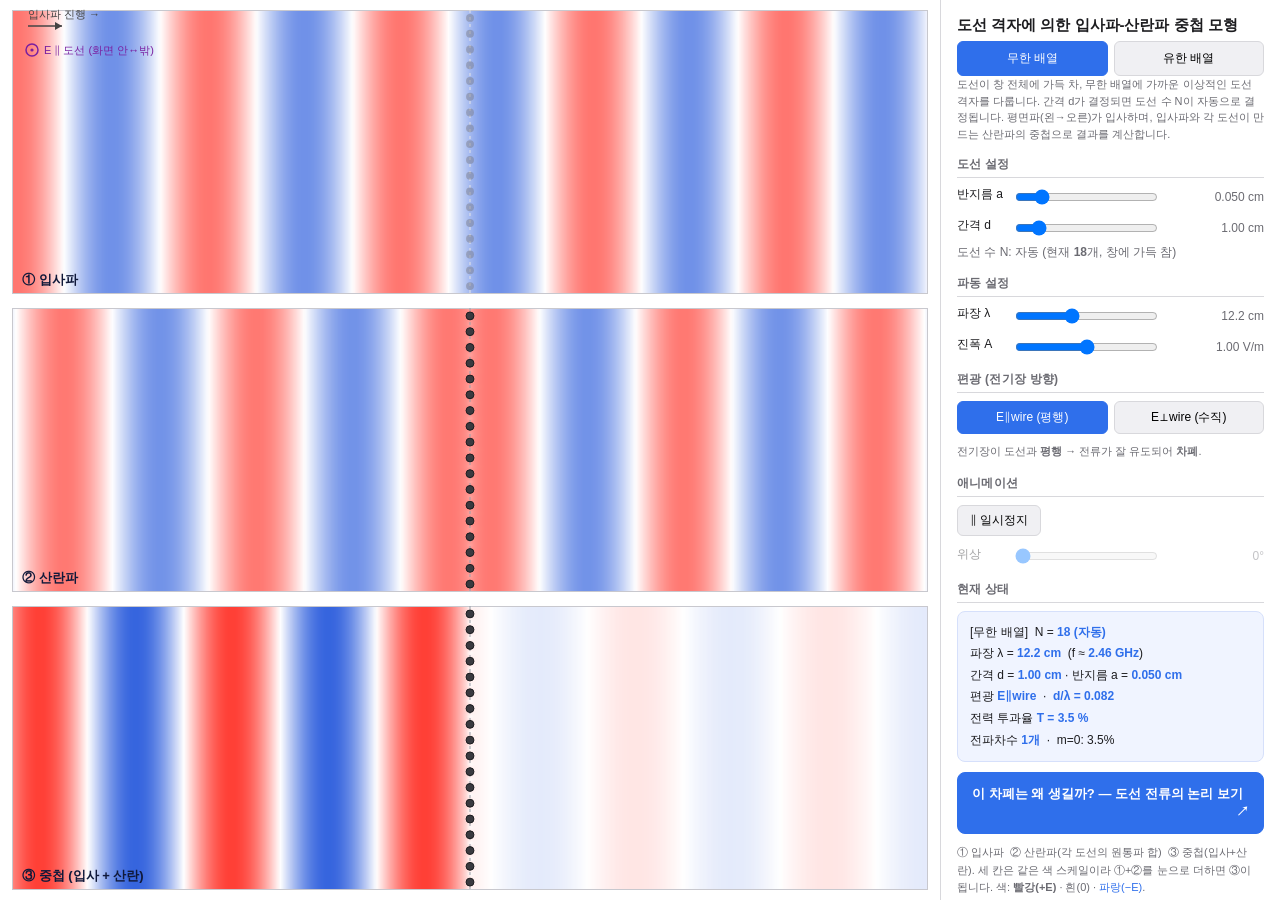
<file: index.html>
<!DOCTYPE html>
<html lang="ko">
<head>
<meta charset="UTF-8">
<title>차폐 - 도선 격자(금속망)</title>
<link rel="stylesheet" href="style.css">
</head>
<body>
<div id="app">
  <div id="canvasWrap"><canvas id="canvas"></canvas></div>
  <div id="panel">
    <h1>도선 격자에 의한 입사파-산란파 중첩 모형</h1>

    <!-- 탭 버튼 -->
    <div id="tabBar">
      <button class="tabBtn active" data-tab="0">무한 배열</button>
      <button class="tabBtn" data-tab="1">유한 배열</button>
    </div>

    <!-- Pane 0: 무한 배열 (기본) -->
    <div class="tabPane active" id="pane0">
      <div class="sub">도선이 창 전체에 가득 차, 무한 배열에 가까운 이상적인 도선 격자를
        다룹니다. 간격 d가 결정되면 도선 수 N이 자동으로 결정됩니다.
        평면파(왼→오른)가 입사하며, 입사파와 각 도선이 만드는 산란파의 중첩으로 결과를 계산합니다.</div>
      <h2>도선 설정</h2>
      <div class="row">
        <label style="width:48px">반지름 a</label>
        <input type="range" id="a0Slider" min="0.05" max="3" step="0.05" value="0.5">
        <span class="valbox" id="a0Val"></span>
      </div>
      <div class="row">
        <label style="width:48px">간격 d</label>
        <input type="range" id="d0Slider" min="3" max="60" step="0.5" value="10">
        <span class="valbox" id="d0Val"></span>
      </div>
      <div class="autoN">도선 수 N: 자동 (현재 <b id="autoNVal">—</b>개, 창에 가득 참)</div>
    </div>

    <!-- Pane 1: 유한 배열 -->
    <div class="tabPane" id="pane1">
      <div class="sub">도선 수 N을 직접 지정합니다. 개수가 적으면 가장자리 회절이 생겨
        차폐가 불완전해집니다. 도선이 창에 모두 보이도록 창 크기가 자동 조절됩니다.
        평면파(왼→오른)가 입사합니다.</div>
      <h2>도선 설정</h2>
      <div class="row">
        <label style="width:48px">반지름 a</label>
        <input type="range" id="a1Slider" min="0.05" max="3" step="0.05" value="0.5">
        <span class="valbox" id="a1Val"></span>
      </div>
      <div class="row">
        <label style="width:48px">간격 d</label>
        <input type="range" id="d1Slider" min="1" max="60" step="0.5" value="10">
        <span class="valbox" id="d1Val"></span>
      </div>
      <div class="row">
        <label style="width:48px">개수 N</label>
        <input type="range" id="n1Slider" min="2" max="60" step="1" value="30">
        <span class="valbox" id="n1Val"></span>
      </div>
    </div>

    <!-- 공유: 파동 설정 -->
    <h2>파동 설정</h2>
    <div class="row">
      <label style="width:48px">파장 λ</label>
      <input type="range" id="lamSlider" min="1" max="30" step="0.1" value="12.2">
      <span class="valbox" id="lamVal"></span>
    </div>
    <div class="row">
      <label style="width:48px">진폭 A</label>
      <input type="range" id="ampSlider" min="0" max="2" step="0.05" value="1">
      <span class="valbox" id="ampVal"></span>
    </div>

    <!-- 공유: 편광 -->
    <h2>편광 (전기장 방향)</h2>
    <div class="segbtns">
      <button id="polPar" class="active">E∥wire (평행)</button>
      <button id="polPerp">E⊥wire (수직)</button>
    </div>
    <div class="legend" id="polLegend"></div>

    <!-- 공유: 애니메이션 -->
    <h2>애니메이션</h2>
    <div class="ctrlrow">
      <button class="std" id="playBtn">‖ 일시정지</button>
    </div>
    <div class="row" id="phaseWrap">
      <label style="width:48px">위상</label>
      <input type="range" id="phaseSlider" min="0" max="360" step="1" value="0">
      <span class="valbox" id="phaseVal">0°</span>
    </div>
    <div class="hint" id="phaseHint" style="display:none">
      전자기파는 시간에 따라 진동합니다. <b>위상(0°→360°)</b>은 한 주기 안의 '시각'입니다.
      슬라이더를 움직이면 파동이 어느 순간에 있는지 정지 화면으로 탐색할 수 있습니다.
      0°와 360°는 같은 순간(한 주기 후)이고, 180°는 빨강·파랑이 반전된 순간입니다.
    </div>

    <!-- 공유: 현재 상태 -->
    <h2>현재 상태</h2>
    <div class="info" id="infoBox"></div>

    <div id="mechanismWrap">
      <button class="mechBtn" id="mechanismBtn">이 차폐는 왜 생길까? — 도선 전류의 논리 보기 <span class="arrow">↗</span></button>
      <div class="hint" id="mechanismHint" style="display:none"></div>
    </div>

    <div class="hint">
      ① 입사파 &nbsp;② 산란파(각 도선의 원통파 합) &nbsp;③ 중첩(입사+산란).
      세 칸은 같은 색 스케일이라 ①+②를 눈으로 더하면 ③이 됩니다.
      색: <b>빨강(+E)</b> · 흰(0) · <span style="color:#2f6feb">파랑(−E)</span>.
    </div>
  </div>
</div>
<script src="script.js"></script>
</body>
</html>
</file>
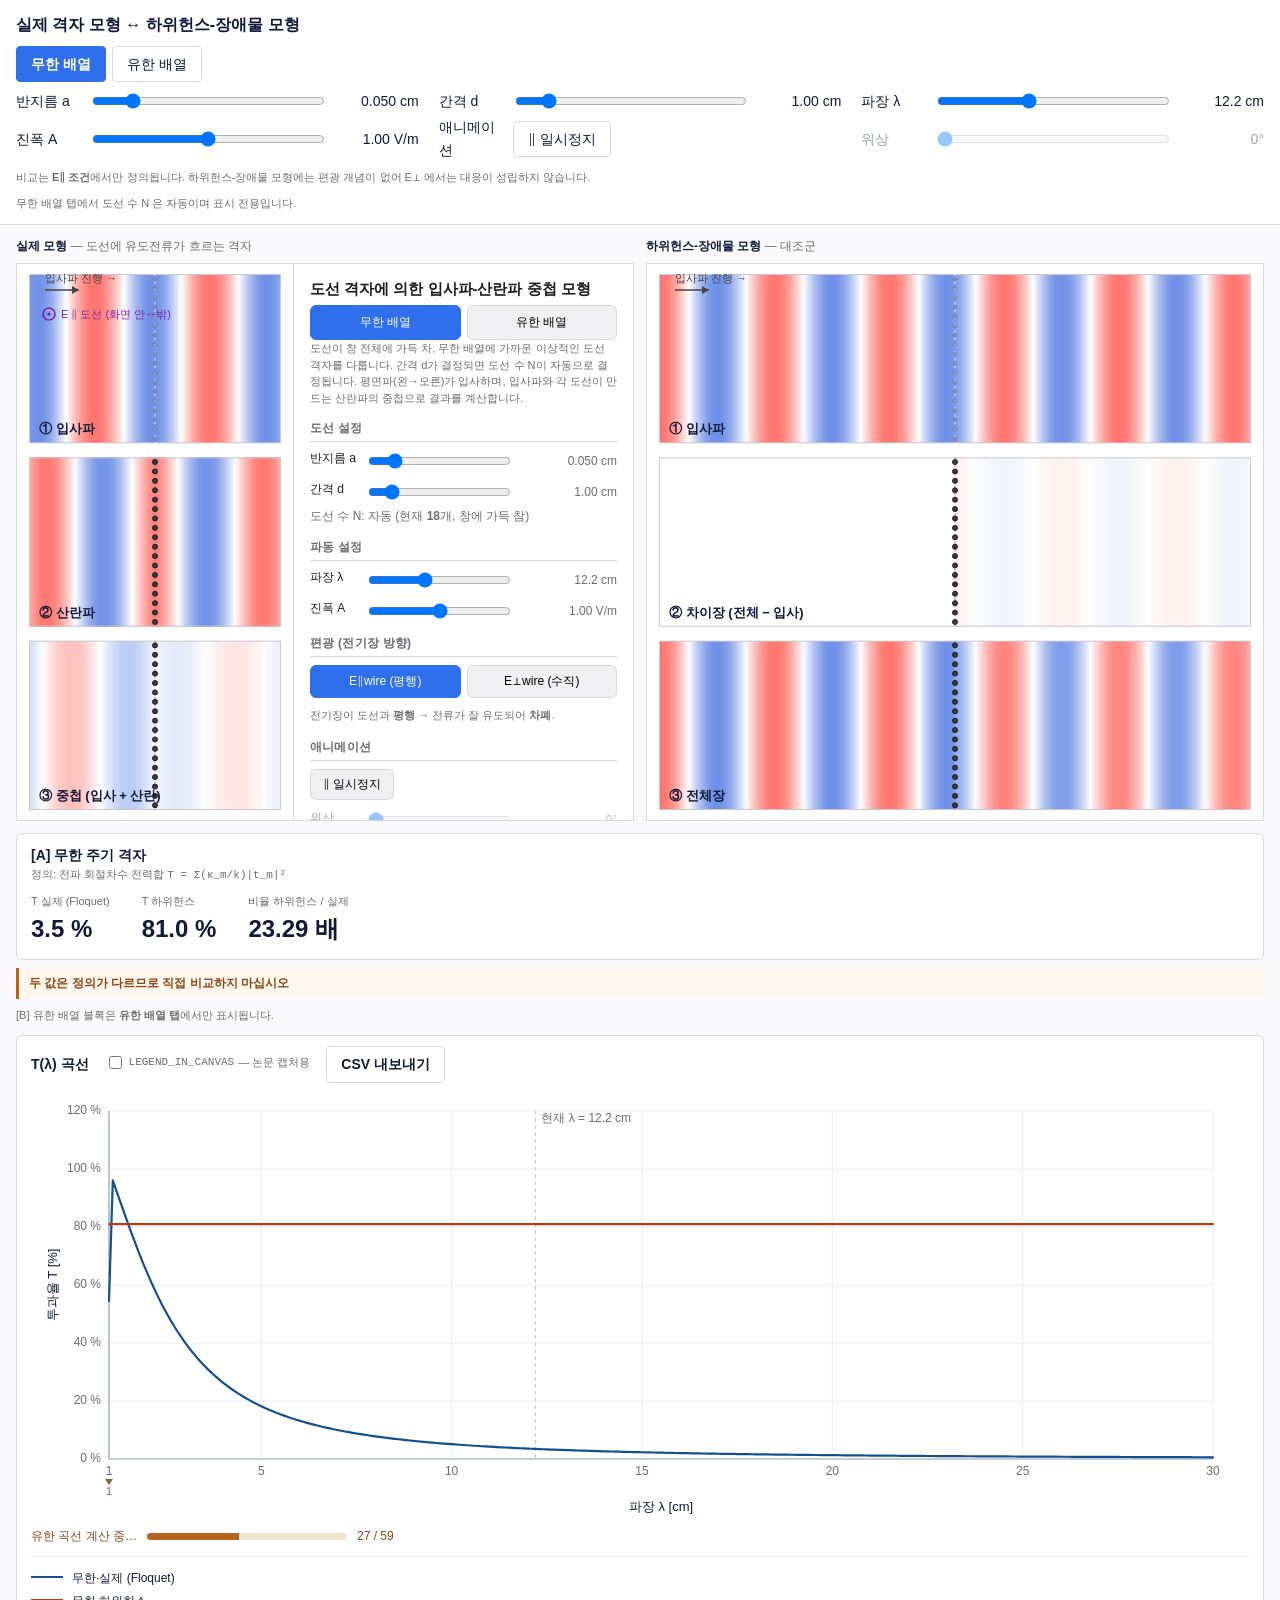
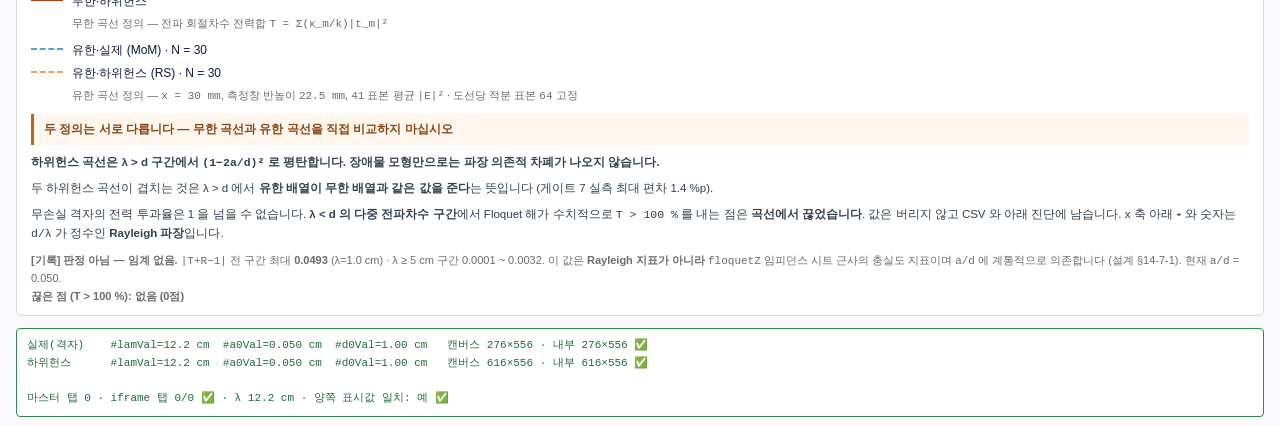
<file: compare/index.html>
<!DOCTYPE html>
<html lang="ko">
<head>
<meta charset="UTF-8">
<title>비교 — 실제 격자 모형 ↔ 하위헌스-장애물 모형</title>
<link rel="stylesheet" href="style.css">
</head>
<body>

<!-- Phase 2-1 (마스터 컨트롤바 전체 배선) 까지 구현되어 있습니다.
     하단 정량 패널·T(λ) 곡선·CSV 는 아직 없습니다 (2-2 ~ 2-4). -->

<div id="bar">
  <h1>실제 격자 모형 ↔ 하위헌스-장애물 모형</h1>

  <!-- 탭은 마스터가 단일 소유한다. iframe 쪽 탭 버튼은 패널이 숨겨져 있어 누를 수 없다. -->
  <div id="tabBar">
    <button class="tabBtn active" data-tab="0">무한 배열</button>
    <button class="tabBtn" data-tab="1">유한 배열</button>
    <!-- 전환 중 표시. 좌우 앱의 recompute() 가 메인 스레드를 점유하는 동안
         화면이 멈춘 것처럼 보이지 않게 한다. -->
    <span id="tabBusy" class="busy" hidden>전환 중… 양쪽 모형을 다시 계산합니다</span>
  </div>

  <div class="grid">
    <div class="row">
      <label for="mA">반지름 a</label>
      <input type="range" id="mA" min="0.05" max="3" step="0.05" value="0.5">
      <span class="valbox" id="mAVal">—</span>
    </div>
    <div class="row">
      <label for="mD">간격 d</label>
      <input type="range" id="mD" min="3" max="60" step="0.5" value="10">
      <span class="valbox" id="mDVal">—</span>
    </div>
    <div class="row" id="rowN">
      <label for="mN">개수 N</label>
      <input type="range" id="mN" min="2" max="60" step="1" value="30">
      <span class="valbox" id="mNVal">—</span>
    </div>
    <div class="row">
      <label for="mLam">파장 λ</label>
      <input type="range" id="mLam" min="1" max="30" step="0.1" value="12.2">
      <span class="valbox" id="mLamVal">—</span>
    </div>
    <div class="row">
      <label for="mAmp">진폭 A</label>
      <input type="range" id="mAmp" min="0" max="2" step="0.05" value="1">
      <span class="valbox" id="mAmpVal">—</span>
    </div>
    <div class="row">
      <label>애니메이션</label>
      <button class="std" id="mPlay">‖ 일시정지</button>
      <span class="valbox"></span>
    </div>
    <div class="row" id="rowPhase">
      <label for="mPhase">위상</label>
      <input type="range" id="mPhase" min="0" max="360" step="1" value="0">
      <span class="valbox" id="mPhaseVal">0°</span>
    </div>
  </div>

  <div class="note">비교는 <b>E∥ 조건</b>에서만 정의됩니다. 하위헌스-장애물 모형에는 편광
    개념이 없어 E⊥ 에서는 대응이 성립하지 않습니다.</div>
  <div class="note" id="autoNNote">무한 배열 탭에서 도선 수 N 은 자동이며 표시 전용입니다.</div>
  <div id="tabWarn" class="warn" hidden></div>
</div>

<div id="split">
  <figure class="pane">
    <figcaption>실제 모형 <span class="sub">— 도선에 유도전류가 흐르는 격자</span></figcaption>
    <!-- 디렉터리 URL 을 쓴다. `../index.html?embed=1` 은 `npx serve` 의 clean-URL 이
         `301 → /index` 로 리다이렉트하면서 **쿼리스트링을 버려** embed 가 풀린다. -->
    <iframe id="left" title="실제 격자 모형" src="../?embed=1"></iframe>
  </figure>
  <figure class="pane">
    <figcaption>하위헌스-장애물 모형 <span class="sub">— 대조군</span></figcaption>
    <iframe id="right" title="하위헌스-장애물 대조군" src="../huygens/?embed=1"></iframe>
  </figure>
</div>

<!-- 하단 정량 패널 (설계 §8-3). iframe 통신에 의존하지 않고 직접 계산합니다 (§8-2). -->
<div id="quant">
  <section class="block" id="blockA">
    <h2>[A] 무한 주기 격자 <span class="def">정의: 전파 회절차수 전력합
      <code>T = Σ(κ_m/k)|t_m|²</code></span></h2>
    <div class="vals">
      <div class="v"><span class="k">T 실제 (Floquet)</span><b id="aGrid">—</b></div>
      <div class="v"><span class="k">T 하위헌스</span><b id="aHuy">—</b></div>
      <div class="v"><span class="k">비율 하위헌스 / 실제</span><b id="aRatio">—</b></div>
    </div>
  </section>

  <p class="caution">두 값은 정의가 다르므로 직접 비교하지 마십시오</p>

  <section class="block" id="blockB">
    <h2>[B] 유한 배열 <span class="def">정의: <code>x = 30 mm</code>, 측정창 반높이
      <code>22.5 mm</code>, <code>41</code> 표본 평균 <code>|E|²</code></span></h2>
    <div class="vals">
      <div class="v"><span class="k">T 실제 (MoM)</span><b id="bGrid">—</b></div>
      <div class="v"><span class="k">T 하위헌스 (RS)</span><b id="bHuy">—</b></div>
      <div class="v"><span class="k">비율 하위헌스 / 실제</span><b id="bRatio">—</b></div>
    </div>
    <div class="note" id="bNote"></div>
  </section>
  <p class="note" id="blockBHidden" hidden>[B] 유한 배열 블록은 <b>유한 배열 탭</b>에서만
    표시됩니다.</p>

  <!-- T(λ) 곡선 (설계 §8-4 · 그리기 규칙 §8-4-1) -->
  <section class="block" id="blockCurve">
    <h2>T(λ) 곡선
      <label class="capToggle"><input type="checkbox" id="legendInCanvas">
        <code>LEGEND_IN_CANVAS</code> — 논문 캡처용</label>
      <button class="std" id="csvBtn">CSV 내보내기</button>
    </h2>
    <canvas id="curve"></canvas>
    <div class="prog" id="curveProg" hidden><span>유한 곡선 계산 중…</span>
      <span class="bar"><i id="curveBar"></i></span><span id="curvePct"></span></div>
    <div class="legend" id="curveLegend"></div>

    <p class="cap"><b>하위헌스 곡선은 λ &gt; d 구간에서 <code>(1−2a/d)²</code> 로
      평탄합니다. 장애물 모형만으로는 파장 의존적 차폐가 나오지 않습니다.</b></p>
    <p class="cap">두 하위헌스 곡선이 겹치는 것은 λ &gt; d 에서 <b>유한 배열이 무한
      배열과 같은 값을 준다</b>는 뜻입니다 (게이트 7 실측 최대 편차 1.4 %p).</p>
    <p class="cap">무손실 격자의 전력 투과율은 1 을 넘을 수 없습니다.
      <b>λ &lt; d 의 다중 전파차수 구간</b>에서 Floquet 해가 수치적으로
      <code>T &gt; 100 %</code> 를 내는 점은 <b>곡선에서 끊었습니다</b>. 값은 버리지
      않고 CSV 와 아래 진단에 남습니다. x 축 아래 ▾ 와 숫자는 <code>d/λ</code> 가
      정수인 <b>Rayleigh 파장</b>입니다.</p>
    <div class="note" id="curveRec"></div>
  </section>
</div>

<!-- 배선 진단줄. Phase 2-0/2-1 확인용이며 위 정량 패널이 아닙니다. -->
<div id="probe" class="note">배선 확인 대기 중…</div>

<script src="../shared/floquet-ref.js"></script>
<script src="../shared/mom-ref.js"></script>
<script src="../huygens/physics.js"></script>
<script src="script.js"></script>
</body>
</html>
</file>
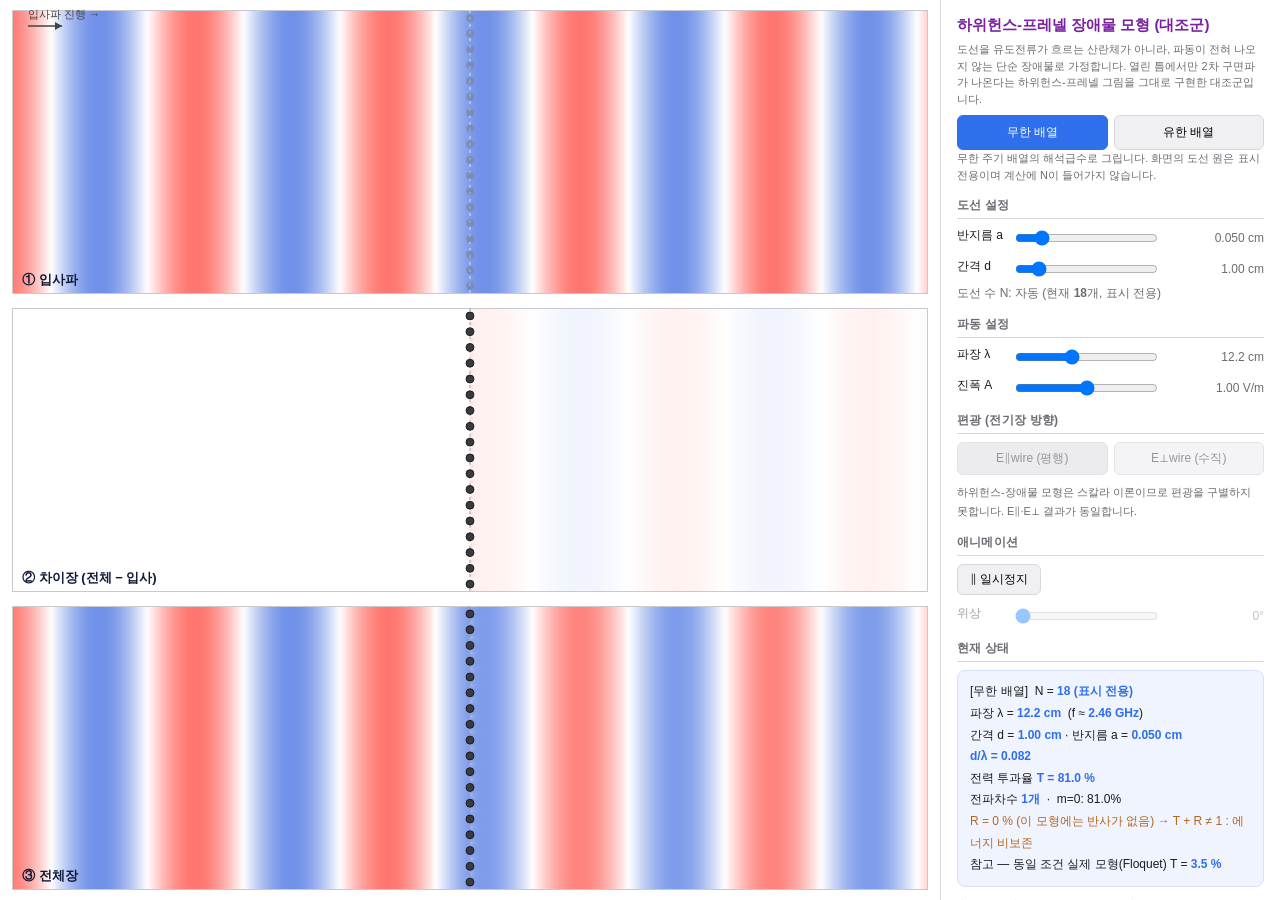
<file: huygens/index.html>
<!DOCTYPE html>
<html lang="ko">
<head>
<meta charset="UTF-8">
<title>차폐 대조군 - 하위헌스-프레넬 장애물 모형</title>
<link rel="stylesheet" href="../style.css">
<link rel="stylesheet" href="style.css">
</head>
<body>
<div id="app">
  <div id="canvasWrap"><canvas id="canvas"></canvas></div>
  <div id="panel">
    <h1>하위헌스-프레넬 장애물 모형 (대조군)</h1>
    <div class="sub">도선을 유도전류가 흐르는 산란체가 아니라, 파동이 전혀 나오지 않는 단순
      장애물로 가정합니다. 열린 틈에서만 2차 구면파가 나온다는 하위헌스-프레넬 그림을 그대로
      구현한 대조군입니다.</div>

    <!-- 탭 버튼 -->
    <div id="tabBar">
      <button class="tabBtn active" data-tab="0">무한 배열</button>
      <button class="tabBtn" data-tab="1">유한 배열</button>
    </div>

    <!-- Pane 0: 무한 배열 (기본) -->
    <div class="tabPane active" id="pane0">
      <div class="sub">무한 주기 배열의 해석급수로 그립니다. 화면의 도선 원은 표시 전용이며
        계산에 N이 들어가지 않습니다.</div>
      <h2>도선 설정</h2>
      <div class="row">
        <label style="width:48px">반지름 a</label>
        <input type="range" id="a0Slider" min="0.05" max="3" step="0.05" value="0.5">
        <span class="valbox" id="a0Val"></span>
      </div>
      <div class="row">
        <label style="width:48px">간격 d</label>
        <input type="range" id="d0Slider" min="3" max="60" step="0.5" value="10">
        <span class="valbox" id="d0Val"></span>
      </div>
      <div class="autoN">도선 수 N: 자동 (현재 <b id="autoNVal">—</b>개, 표시 전용)</div>
    </div>

    <!-- Pane 1: 유한 배열 -->
    <div class="tabPane" id="pane1">
      <div class="sub">도선 수 N을 직접 지정하고, 레일리-좀머펠트 적분을 화면 격자에서
        직접 수행합니다.</div>
      <h2>도선 설정</h2>
      <div class="row">
        <label style="width:48px">반지름 a</label>
        <input type="range" id="a1Slider" min="0.05" max="3" step="0.05" value="0.5">
        <span class="valbox" id="a1Val"></span>
      </div>
      <div class="row">
        <label style="width:48px">간격 d</label>
        <input type="range" id="d1Slider" min="1" max="60" step="0.5" value="10">
        <span class="valbox" id="d1Val"></span>
      </div>
      <div class="row">
        <label style="width:48px">개수 N</label>
        <input type="range" id="n1Slider" min="2" max="60" step="1" value="30">
        <span class="valbox" id="n1Val"></span>
      </div>
    </div>

    <!-- 공유: 파동 설정 -->
    <h2>파동 설정</h2>
    <div class="row">
      <label style="width:48px">파장 λ</label>
      <input type="range" id="lamSlider" min="1" max="30" step="0.1" value="12.2">
      <span class="valbox" id="lamVal"></span>
    </div>
    <div class="row">
      <label style="width:48px">진폭 A</label>
      <input type="range" id="ampSlider" min="0" max="2" step="0.05" value="1">
      <span class="valbox" id="ampVal"></span>
    </div>

    <!-- 공유: 편광 (이 모형에는 개념이 없어 비활성) -->
    <h2>편광 (전기장 방향)</h2>
    <div class="segbtns">
      <button id="polPar" class="active" disabled>E∥wire (평행)</button>
      <button id="polPerp" disabled>E⊥wire (수직)</button>
    </div>
    <div class="legend" id="polLegend">하위헌스-장애물 모형은 스칼라 이론이므로 편광을
      구별하지 못합니다. E∥·E⊥ 결과가 동일합니다.</div>

    <!-- 공유: 애니메이션 -->
    <h2>애니메이션</h2>
    <div class="ctrlrow">
      <button class="std" id="playBtn">‖ 일시정지</button>
    </div>
    <div class="row" id="phaseWrap">
      <label style="width:48px">위상</label>
      <input type="range" id="phaseSlider" min="0" max="360" step="1" value="0">
      <span class="valbox" id="phaseVal">0°</span>
    </div>
    <div class="hint" id="phaseHint" style="display:none">
      전자기파는 시간에 따라 진동합니다. <b>위상(0°→360°)</b>은 한 주기 안의 '시각'입니다.
      슬라이더를 움직이면 파동이 어느 순간에 있는지 정지 화면으로 탐색할 수 있습니다.
    </div>

    <!-- 공유: 현재 상태 -->
    <h2>현재 상태</h2>
    <div class="info" id="infoBox"></div>

    <div class="hint">
      ① 입사파 &nbsp;② 차이장(전체 − 입사) &nbsp;③ 전체장.
      세 칸은 같은 색 스케일이라 ①+②를 눈으로 더하면 ③이 됩니다.
      색: <b>빨강(+E)</b> · 흰(0) · <span style="color:#2f6feb">파랑(−E)</span>.
    </div>

    <!-- 밴드 캡션. 캔버스가 아니라 여기에 둔다 — 논문 그림에 글자가 얹히지 않게 하기
         위해서다 (설계 §5). 캔버스에는 밴드 제목만 그린다. -->
    <div class="hint">
      <b>② 차이장</b> — 실제 모형의 '산란파'에 대응하는 자리. 이 모형에서는 장애물이 제거한
      하위헌스 자파(子波)들의 합이며, 도선 왼쪽에는 아무것도 없습니다.<br>
      <b>②③ 칸</b> — 도선 굵기는 표시상 <b id="wireExagVal">—</b>배 과장 (계산은 실제 a).
    </div>
  </div>
</div>
<!-- bridge.js 가 **맨 앞**이다. iframe(?embed=1)에서 bridge.js 가 패널을 먼저 숨겨야
     script.js 의 첫 resize() 가 올바른 캔버스 폭을 읽는다. 뒤에 두면 그 시점에
     #canvasWrap 폭이 0 이라 aspect 와 Δx 가 음수가 되고, 자가검증 항목 2 가 FAIL 한다.
     최상위 프레임에서는 bridge.js 가 즉시 반환하므로 단독 로드 동작은 바뀌지 않는다.
     원본 index.html 은 순서가 반대다 (설계 §2-1 이 script.js 뒤로 못 박음) — §3 참고. -->
<script src="../bridge.js" data-app="huygens"></script>
<script src="../shared/floquet-ref.js"></script>
<script src="physics.js"></script>
<script src="verify.js"></script>
<script src="script.js"></script>
</body>
</html>
</file>
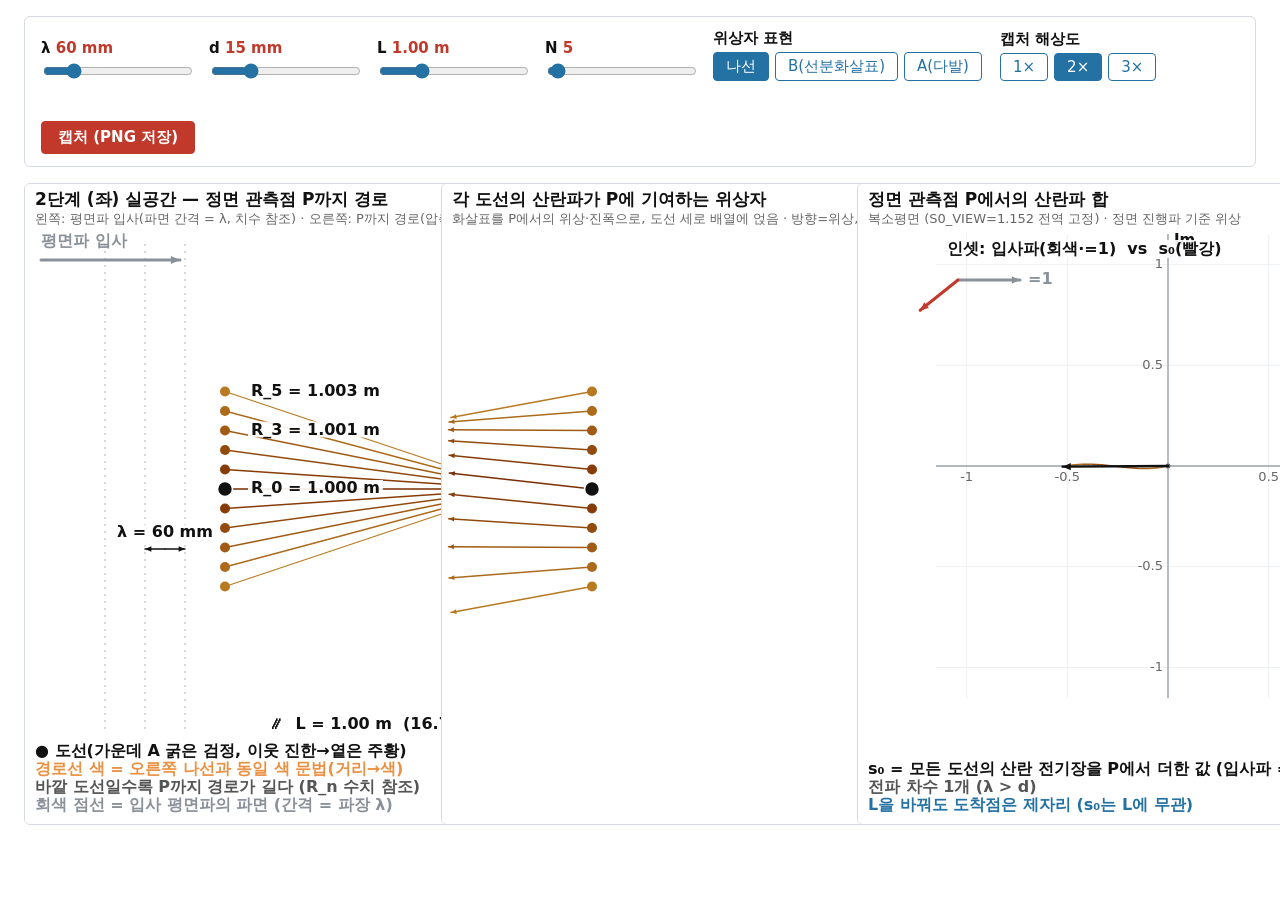
<file: phasor-figure/index.html>
<!doctype html><html lang="ko"><head><meta charset="utf-8">
<meta name="viewport" content="width=device-width,initial-scale=1">
<title>phasor-figure — 논문 그림 캡처</title>
<link rel="stylesheet" href="style.css"></head><body>

<section id="controlBar" class="controlbar">
  <div class="ctl">
    <label for="lamSlider">λ <span class="val" id="lamVal">60 mm</span></label>
    <input type="range" id="lamSlider" min="10" max="300" step="1" value="60">
  </div>
  <div class="ctl">
    <label for="dSlider">d <span class="val" id="dVal">15 mm</span></label>
    <input type="range" id="dSlider" min="1" max="60" step="1" value="15">
  </div>
  <div class="ctl">
    <label for="lSlider">L <span class="val" id="lVal">1.00 m</span></label>
    <input type="range" id="lSlider" min="0.3" max="3" step="0.01" value="1">
  </div>
  <div class="ctl">
    <label for="nSlider">N <span class="val" id="nVal">5</span></label>
    <input type="range" id="nSlider" min="1" max="200" step="1" value="5">
  </div>
  <div class="ctl" id="styleWrap">
    <label>위상자 표현</label>
    <div id="styleBtns" class="segbtns">
      <button type="button" data-style="spiral" class="active">나선</button>
      <button type="button" data-style="B">B(선분화살표)</button>
      <button type="button" data-style="A">A(다발)</button>
    </div>
  </div>
  <div class="ctl" id="scaleWrap">
    <label>캡처 해상도</label>
    <div id="scaleBtns" class="segbtns">
      <button type="button" data-scale="1">1×</button>
      <button type="button" data-scale="2" class="active">2×</button>
      <button type="button" data-scale="3">3×</button>
    </div>
  </div>
  <div class="ctl">
    <label>&nbsp;</label>
    <button type="button" id="captureBtn" class="captureBtn">캡처 (PNG 저장)</button>
  </div>
</section>

<section id="panel2" class="stage">
  <div class="col"><canvas id="canvas2L" width="620" height="640"></canvas></div>
  <div class="col"><canvas id="canvas2C" width="620" height="640"></canvas></div>
  <div class="col"><canvas id="canvas2R" width="620" height="640"></canvas></div>
</section>

<script src="script.js"></script></body></html>
</file>
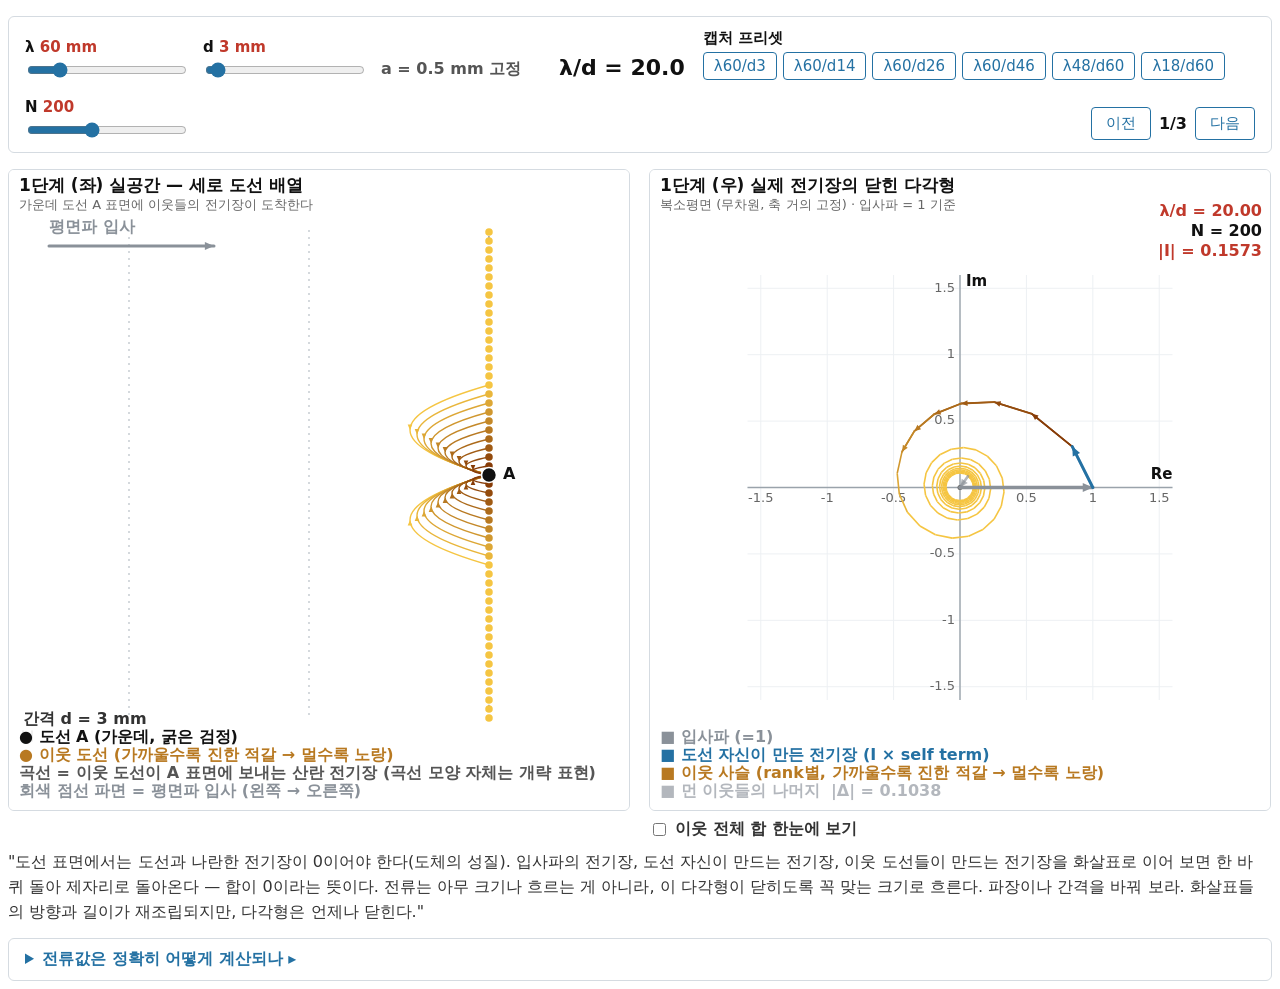
<file: phasor-steps/index.html>
<!doctype html><html lang="ko"><head><meta charset="utf-8">
<meta name="viewport" content="width=device-width,initial-scale=1">
<title>층 1+다리 — 3단계 (v6)</title>
<link rel="stylesheet" href="style.css"></head><body>
<div id="gateBadge" class="badge">…</div>
<details id="gateDetails"><summary>자가 테스트 로그</summary>
<pre id="gateLog"></pre></details>

<div id="fromFieldBanner" class="fromFieldBanner" hidden></div>

<section id="controlBar" class="controlbar">
  <div class="ctl">
    <label for="lamSlider">λ <span class="val readnum" id="lamVal">60 mm</span></label>
    <input type="range" id="lamSlider" min="10" max="300" step="1" value="60">
  </div>
  <div class="ctl">
    <label for="dSlider">d <span class="val readnum" id="dVal">3 mm</span></label>
    <input type="range" id="dSlider" min="1" max="60" step="1" value="3">
  </div>
  <div class="ctl static">a = 0.5 mm 고정</div>
  <div class="ldBig readnum" id="ldBig">λ/d = 20.0</div>
  <div class="ctl" id="presetWrap">
    <label>캡처 프리셋</label>
    <div id="presetBtns" class="presetbtns"></div>
  </div>
  <div class="ctl" id="nWrap">
    <label for="nSlider">N <span class="val" id="nVal">200</span></label>
    <input type="range" id="nSlider" min="1" max="500" step="1" value="200">
  </div>
  <div class="ctl" id="lWrap" hidden>
    <label for="lSlider" title="L이 5λ보다 작으면 왼쪽 경로선 그림은 부적용(경고)으로 표시됩니다">L <span class="val" id="lVal">1.00 m</span></label>
    <input type="range" id="lSlider" min="0.3" max="3" step="0.01" value="1">
  </div>
  <div class="nav">
    <button type="button" id="prevBtn">이전</button>
    <span id="stepVal">1/3</span>
    <button type="button" id="nextBtn">다음</button>
  </div>
</section>

<div id="warnBar" class="warnbar"></div>
<div id="woodTip" class="woodtip" hidden></div>

<section id="panel1" class="stage"><div class="col"><canvas id="canvas1L" width="620" height="640"></canvas></div>
  <div class="col"><canvas id="canvas1R" width="620" height="640"></canvas>
    <label class="chkRow"><input type="checkbox" id="totalSumChk"> 이웃 전체 합 한눈에 보기</label>
  </div></section>
<p id="step1Caption" class="caption">"도선 표면에서는 도선과 나란한 전기장이 0이어야 한다(도체의 성질). 입사파의 전기장, 도선 자신이 만드는 전기장, 이웃 도선들이 만드는 전기장을 화살표로 이어 보면 한 바퀴 돌아 제자리로 돌아온다 — 합이 0이라는 뜻이다. 전류는 아무 크기나 흐르는 게 아니라, 이 다각형이 닫히도록 꼭 맞는 크기로 흐른다. 파장이나 간격을 바꿔 보라. 화살표들의 방향과 길이가 재조립되지만, 다각형은 언제나 닫힌다."</p>
<details id="detail1" class="detail">
<summary>전류값은 정확히 어떻게 계산되나 ▸</summary>
<div class="prose">
<p>왼쪽 다각형은 "전류가 표면 전기장을 0으로 만든다"는 <strong>결과</strong>를 보여줍니다. 그런데 그 전류값 자체는 어떻게 구했을까요? 여기서는 그 계산 과정을 보여줍니다.</p>
<p><strong>왜 이걸 구하나.</strong> 다각형을 그리려면 전류 I를 알아야 합니다. 그런데 I는 하늘에서 주어지지 않습니다 — "다각형이 닫히도록" 스스로 정해집니다. 그 조건을 식으로 쓰면: (입사파) + I×(전류 1단위가 만드는 전기장의 합) = 0. 여기서 괄호 안, 즉 <strong>"전류를 1단위 흘렸다고 가정할 때 도선 A 표면에 생기는 전기장"</strong>을 먼저 계산해 두면, I는 간단한 나눗셈으로 나옵니다: <strong>I = −(입사파) ÷ (괄호 안의 합)</strong>.</p>
<p><strong>아래 그림이 그 "괄호 안의 합"입니다.</strong> 파란 화살표는 자체 산란(self term) — 도선 A 자신이 전류 1단위로 자기 표면에 만드는 전기장입니다. 도선 표면은 전류에서 가장 가까운 곳이라 이 화살표가 가장 깁니다. 빨간 사슬은 이웃들의 몫 — 각 이웃 도선이 (같은 전류 1단위로) A 표면에 보내는 전기장을 가까운 쌍부터 하나씩 이어 붙인 것입니다. 파랑과 빨강을 모두 이은 끝점(검은 화살표 D)이 "괄호 안의 합"이고, 전류의 크기는 그 <strong>역수</strong>입니다: |I| = 1 ÷ |D|. 합이 길수록(저항이 클수록) 전류는 작아집니다.</p>
<p><strong>점선 과녁(정답 표적)은 무엇인가.</strong> 빨간 사슬은 이웃을 유한 개까지만 더한 것이라, 개수 N을 바꾸면 끝점이 조금씩 흔들립니다. 그런데 이 배열은 똑같은 도선이 똑같은 간격으로 무한히 반복되는 구조라서, "한 칸 옮겨도 세상이 똑같아 보인다"는 대칭을 이용하면 무한히 더한 결과를 <strong>한 번에 정확히</strong> 계산할 수 있습니다. 이런 계산법을 수학자 플로케(Floquet)의 이름을 따서 <strong>플로케 방법</strong>이라 부릅니다(결정 속 전자를 다룰 때 쓰는 블로흐 정리와 같은 아이디어입니다). 점선 과녁이 바로 그 정확한 답의 위치입니다. N을 키우면 사슬 끝이 과녁으로 감겨 드는 것을 확인해 보세요 — "하나씩 더한 결과"와 "대칭으로 한 번에 구한 결과"가 같다는 것을 눈으로 확인하는 셈입니다.</p>
<p><strong>요약.</strong> ① 전류 1단위당 전기장(파랑+빨강)을 더해 D를 만들고 → ② 전류는 그 역수(|I|=1/|D|) → ③ 그 전류로 그린 것이 왼쪽의 닫힌 다각형입니다. 왼쪽은 물리(경계조건), 여기는 계산(그 조건을 푸는 법)입니다.</p>
</div>
<canvas id="canvasDetail" width="620" height="520"></canvas>
</details>
<section id="panel2" class="stage" hidden><div class="col"><canvas id="canvas2L" width="620" height="640"></canvas></div>
  <div class="col"><canvas id="canvas2R" width="620" height="640"></canvas></div></section>
<p id="step2Caption" class="caption" hidden>각 도선이 만드는 산란파의 크기가 정해지면, 이들을 관측점에서 모두 더해 스크린에 나타나는 무늬의 세기를 구할 수 있다. 입사파와 각 도선의 산란파는 진동수가 같고, 배열의 대칭성 때문에 산란파들은 같은 형태의 결맞는 파동이다. 도선 배열에서 수직으로 거리 L만큼 떨어진 관측점에서 이 산란파들의 합을 위상자의 합으로 나타내면, 도선이 촘촘할수록(d가 작을수록) 더해지는 위상자가 많아지고, 파장이 길수록(λ/d가 클수록) 이 위상자들이 한 방향으로 정렬되어 합이 커진다. 이것이 λ/d ≫ 1에서 차폐가 강해지는 이유다.</p>
<details id="detail2" class="detail" hidden>
<summary>π배 항등식 보기 ▸</summary>
<div class="prose">
<p>아래 막대는 "모든 이웃이 위상 없이 같은 방향으로 더해졌다면" 나올 크기 |I|·(λ/d) 와, 실제 정면 합 |s₀| 를 비교합니다. 두 값의 비는 정확히 π배(|I|·(λ/d) = π·|s₀|)인 수학적 항등식이며, 위 본 화면이 보여주는 "정면 관측점 P에서의 산란파 합"이라는 메시지와는 별개의 참고 사항입니다.</p>
</div>
<canvas id="canvasDetail2" width="620" height="150"></canvas>
</details>
<section id="panel3" class="stage" hidden><canvas id="canvas3" width="1000" height="720"></canvas></section>

<script src="script.js"></script></body></html>
</file>
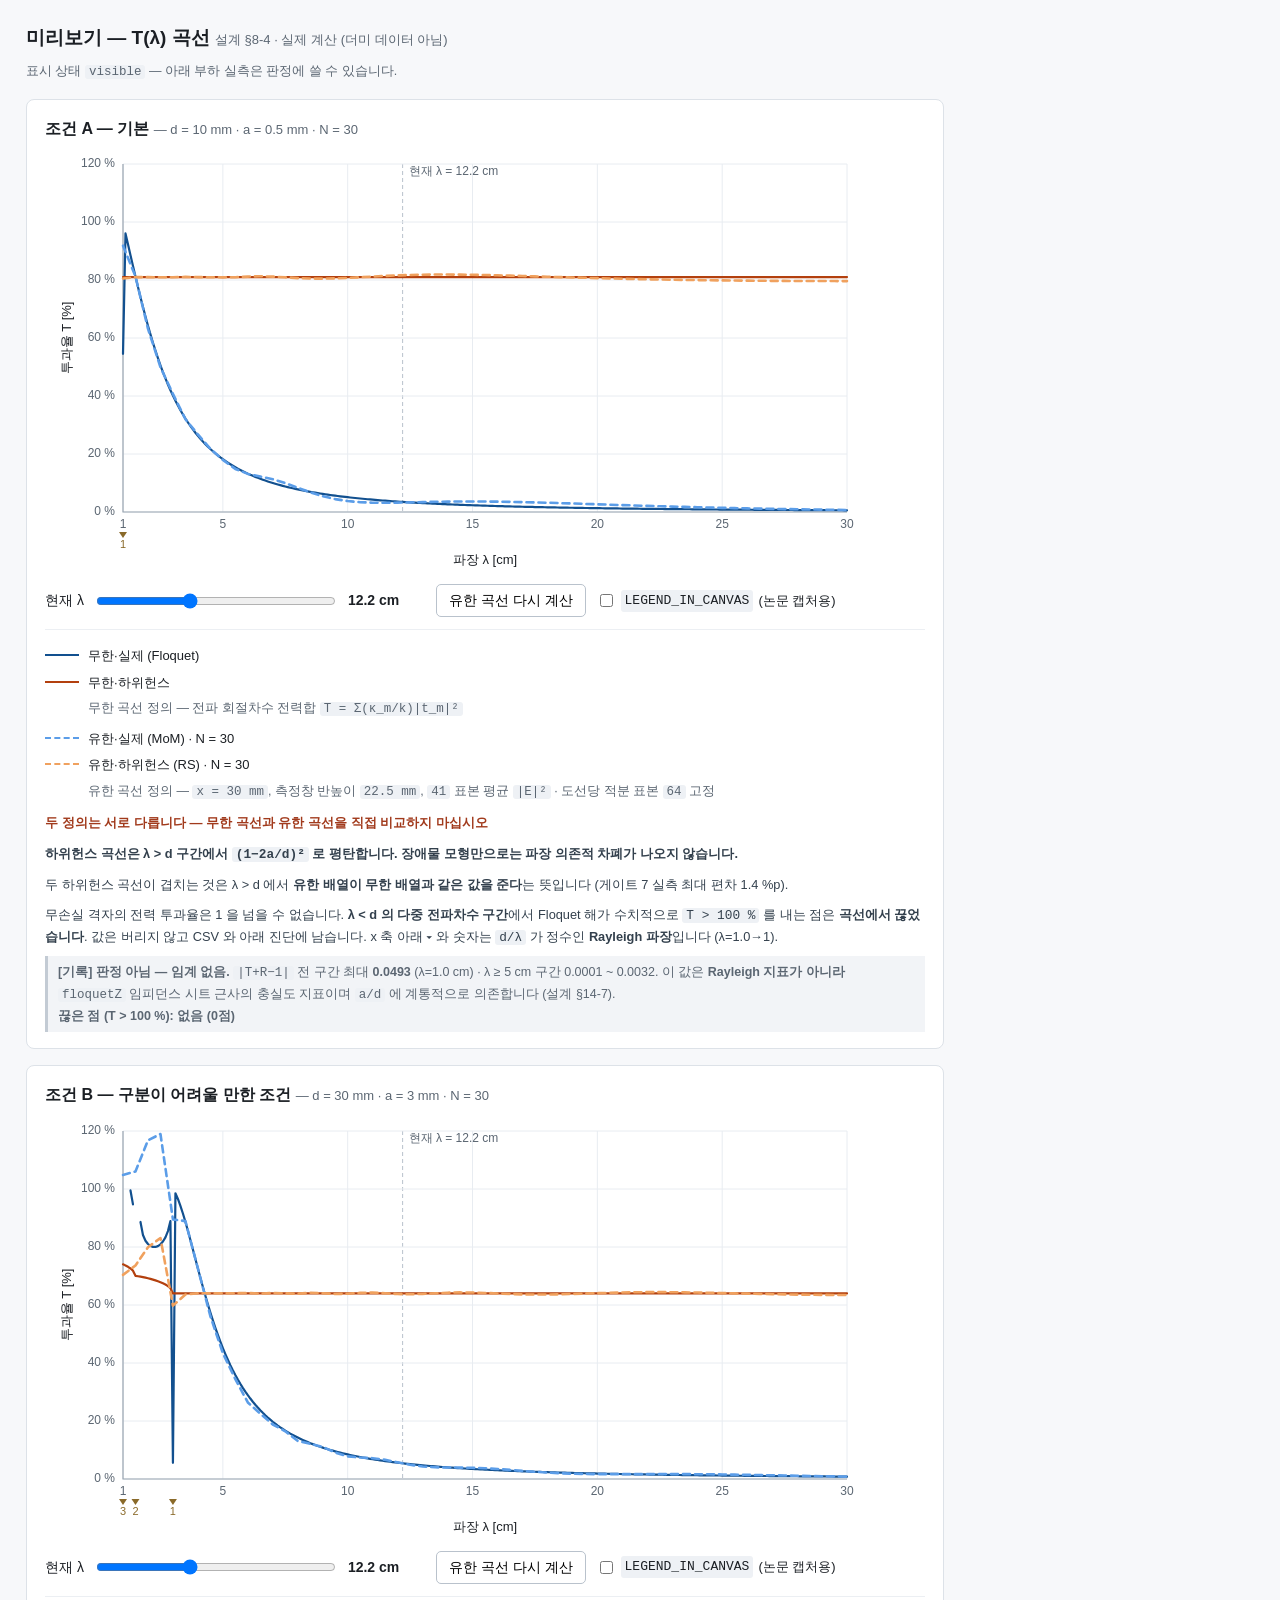
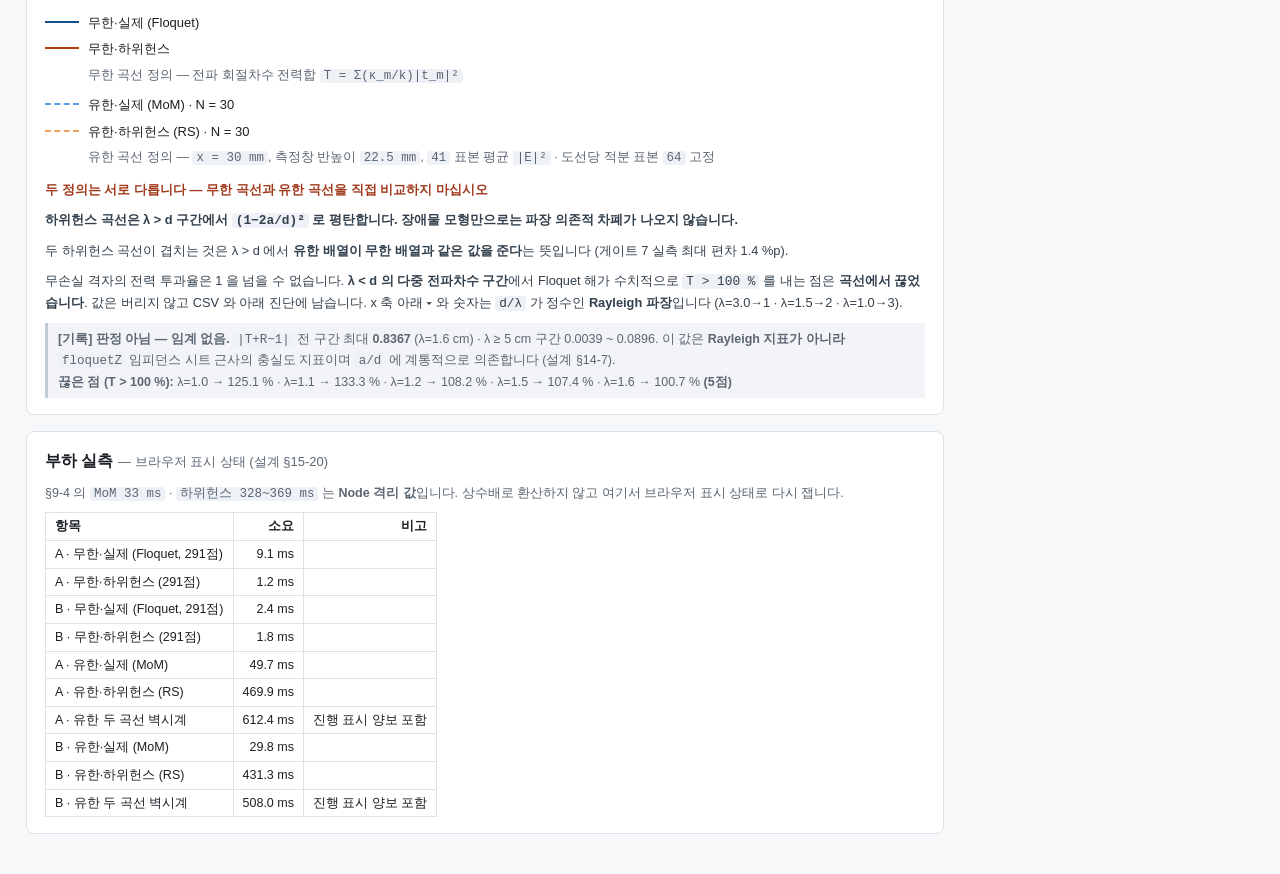
<file: tools/preview-tlam.html>
<!DOCTYPE html>
<html lang="ko">
<head>
<meta charset="UTF-8">
<title>미리보기 — T(λ) 곡선 (설계 §8-4)</title>
<!--
  ⚠ 미리보기 전용입니다. 배포 대상이 아니고 compare/ 는 이 파일을 읽지 않습니다.
     설계 §8-4 의 T(λ) 곡선을 compare/script.js 에 넣기 전에 눈으로 판단하기 위한 것입니다
     (CLAUDE.md 6번 — 그림·레이아웃은 미리보기 먼저).

     더미 데이터가 아니라 **실제 계산**을 씁니다. 곡선 4개 전부 compare 하단 정량 패널과
     같은 함수를 부릅니다: shared/floquet-ref.js · shared/mom-ref.js · huygens/physics.js.

     한 파일로 두는 이유: 일회성 미리보기라 index/style/script 3분할의 유지보수 이점이
     없습니다 (CLAUDE.md 8번의 예외를 알리는 조항).

     여는 법: http://localhost:3000/tools/preview-tlam  (Faraday/ 에서 npx serve .)
-->
<style>
  body { margin: 0; padding: 22px 26px 40px; font: 14px/1.65 "Malgun Gothic", sans-serif;
         color: #1b1f24; background: #f7f8fa; }
  h1 { font-size: 19px; margin: 0 0 4px; }
  h2 { font-size: 16px; margin: 0 0 2px; }
  .sub { color: #5b6672; font-weight: normal; font-size: 13px; }
  .card { background: #fff; border: 1px solid #dde2e8; border-radius: 8px;
          padding: 16px 18px; margin: 16px 0; max-width: 880px; }
  canvas { display: block; width: 100%; max-width: 820px; height: auto; }
  .ctl { display: flex; align-items: center; gap: 10px; margin: 10px 0 4px; flex-wrap: wrap; }
  .ctl input[type=range] { width: 240px; }
  .valbox { font-variant-numeric: tabular-nums; font-weight: 600; min-width: 78px; }
  button { font: inherit; padding: 4px 12px; border: 1px solid #b9c2cc; border-radius: 5px;
           background: #fff; cursor: pointer; }
  button:disabled { opacity: .5; cursor: default; }
  label.chk { display: inline-flex; align-items: center; gap: 5px; font-size: 13px; cursor: pointer; }

  /* 진행 표시 (§8-4 "유한 곡선 계산 중에는 진행 표시를 띄운다") */
  .prog { display: flex; align-items: center; gap: 10px; margin: 8px 0 0;
          font-size: 13px; color: #7a4a12; }
  .prog[hidden] { display: none; }
  .bar { width: 220px; height: 8px; background: #eee3d3; border-radius: 4px; overflow: hidden; }
  .bar > i { display: block; height: 100%; width: 0; background: #d98324; }

  .legend { margin-top: 12px; border-top: 1px solid #eceff3; padding-top: 10px; }
  .legend[hidden] { display: none; }
  .lg { display: flex; align-items: baseline; gap: 9px; margin: 5px 0; font-size: 13px; }
  .swatch { flex: none; width: 34px; height: 0; border-top-width: 3px; position: relative; top: -4px; }
  .lgdef { color: #5b6672; font-size: 12.5px; margin: 2px 0 8px 43px; }
  .caution { color: #a13a1c; font-weight: 600; font-size: 13px; margin: 10px 0 0; }
  .cap { font-size: 12.8px; color: #33404d; margin: 9px 0 0; }
  .note { color: #5b6672; font-size: 12.5px; margin: 8px 0 0; }
  .rec { color: #5b6672; font-size: 12.5px; margin: 8px 0 0; background: #f2f4f7;
         border-left: 3px solid #c3cbd4; padding: 6px 10px; }
  .warn { color: #a13a1c; font-weight: 600; }
  table.perf { border-collapse: collapse; font-size: 12.5px; margin-top: 8px; }
  table.perf th, table.perf td { border: 1px solid #dde2e8; padding: 3px 9px; text-align: right; }
  table.perf th:first-child, table.perf td:first-child { text-align: left; }
  code { background: #eef1f5; padding: 0 4px; border-radius: 3px; }
</style>
</head>
<body>

<h1>미리보기 — T(λ) 곡선 <span class="sub">설계 §8-4 · 실제 계산 (더미 데이터 아님)</span></h1>
<p class="note" id="visNote"></p>

<div class="card" id="cardA"></div>
<div class="card" id="cardB"></div>

<div class="card">
  <h2>부하 실측 <span class="sub">— 브라우저 표시 상태 (설계 §15-20)</span></h2>
  <p class="note">§9-4 의 <code>MoM 33 ms</code> · <code>하위헌스 328~369 ms</code> 는
    <b>Node 격리 값</b>입니다. 상수배로 환산하지 않고 여기서 브라우저 표시 상태로 다시 잽니다.</p>
  <table class="perf" id="perf"><tbody></tbody></table>
</div>

<script src="../shared/floquet-ref.js"></script>
<script src="../shared/mom-ref.js"></script>
<script src="../huygens/physics.js"></script>
<script>
(function () {
  "use strict";

  const REF = window.FloquetRef;      // T_inf_grid
  const MOM = window.MomRef;          // T_fin_grid
  const HP = window.HuygensPhysics;   // T_inf_huygens · T_fin_huygens

  // ── 토글 ────────────────────────────────────────────────────────────
  // 논문 그림 캡처 모드. DRAW_BAND_TITLES 와 같은 방식이다 (설계 §15-16).
  // 기본 false — 화면에서는 캔버스 밖 HTML 범례가 읽기 좋다. true 면 범례·정의·경고를
  // 캔버스 안에 그려 캔버스 하나만 캡처해도 그림이 완결된다.
  let LEGEND_IN_CANVAS = false;

  const Y_MAX_PCT = 120;   // y 상한 고정. 유한 곡선 최대 119.0 % 가 안에 들어온다.

  // ── 스캔 격자 (§8-4) ────────────────────────────────────────────────
  const LAM_INF = [];   // 0.1 cm 간격 · 291점 — 해석식이라 즉시
  for (let i = 0; i < 291; i++) LAM_INF.push(+(1 + i * 0.1).toFixed(1));
  const LAM_FIN = [];   // 0.5 cm 간격 · 59점 — 수치
  for (let i = 0; i < 59; i++) LAM_FIN.push(+(1 + i * 0.5).toFixed(1));

  // ── 곡선 정의 (§8-4 표) ────────────────────────────────────────────
  // 색은 모형으로, 선 종류는 무한/유한으로 가른다.
  //   실제(격자) = 파랑    하위헌스 = 주황
  //   무한 = 실선(진한 색)  유한 = 점선(연한 색)
  // 점선 틈을 넓게 잡아 아래 실선이 보이게 한다 — λ>d 에서 두 하위헌스 곡선은 겹친다.
  const STYLE = {
    infGrid: { color: "#12508f", dash: [],     w: 2.2, label: "무한·실제 (Floquet)" },
    infHuy:  { color: "#b3400e", dash: [],     w: 2.2, label: "무한·하위헌스" },
    finGrid: { color: "#5b9de8", dash: [7, 5], w: 2.6, label: "유한·실제 (MoM)" },
    finHuy:  { color: "#f0a15e", dash: [7, 5], w: 2.6, label: "유한·하위헌스 (RS)" },
  };
  const ORDER = ["infGrid", "infHuy", "finGrid", "finHuy"];

  // gap 판정 — **무한·실제(Floquet) 곡선에만** 적용한다.
  //   무손실 격자의 전력 투과율은 1 을 넘을 수 없다. λ < d 의 다중 전파차수 구간에서
  //   floquetZ 의 1/κ 가 커져 T > 1 이 나오는데, 이는 물리가 아니라 수치 인공물이다.
  //   그대로 그리면 독자가 물리로 읽으므로 곡선을 끊는다. 값은 버리지 않는다(CSV·진단).
  //
  //   유한 곡선에는 **절대 적용하지 않는다.** 유한 T 는 전력 유속이 아니라 측정창
  //   평균 |E|² 이므로 간섭으로 1 을 넘는 것이 물리다 (설계 §8-3 의 정의 분리).
  const GAP_KEY = "infGrid";
  function isGap(p) { return p.T > 1; }

  const M = { l: 78, r: 18, t: 20, b: 62 };   // 플롯 여백 (하: 축라벨 + d/λ 눈금)

  // ── 그리기 ──────────────────────────────────────────────────────────
  function draw(cv, st, c) {
    const dpr = window.devicePixelRatio || 1;
    // 범례를 캔버스 안에 넣을 때는 **캔버스를 아래로 늘려** 축 밑에 띠를 만든다.
    // 플롯 영역은 두 모드에서 완전히 같다 — 곡선이 범례에 가려지는 일이 없고,
    // 두 모드의 그림을 겹쳐 비교할 수 있다.
    const PLOT_H = 430;
    const legendH = LEGEND_IN_CANVAS ? 128 : 0;
    const W = cv.clientWidth, H = PLOT_H + legendH;
    cv.width = Math.round(W * dpr); cv.height = Math.round(H * dpr);
    cv.style.height = H + "px";
    const g = cv.getContext("2d");
    g.setTransform(dpr, 0, 0, dpr, 0, 0);
    g.fillStyle = "#fff"; g.fillRect(0, 0, W, H);

    const x0 = M.l, x1 = W - M.r, y0 = M.t, y1 = PLOT_H - M.b;
    const lamMin = 1, lamMax = 30;
    // yMax 는 **퍼센트** 단위이고 곡선 T 는 **분수**다. py 에서 단위를 맞춘다.
    const px = (lam) => x0 + (lam - lamMin) / (lamMax - lamMin) * (x1 - x0);
    const py = (T) => y1 - (T * 100 / Y_MAX_PCT) * (y1 - y0);

    // 현재 λ 세로 표시선 — **곡선보다 먼저** 그린다. 위에 그리면 곡선을 가린다.
    const mx = px(st.lam);
    g.save();
    g.strokeStyle = "#b9c2cc"; g.lineWidth = 1; g.setLineDash([4, 3]);
    g.beginPath(); g.moveTo(mx, y0); g.lineTo(mx, y1); g.stroke();
    g.restore();

    // 격자·축
    g.save();
    g.strokeStyle = "#e8ecf1"; g.lineWidth = 1;
    g.fillStyle = "#5b6672"; g.font = "12px 'Malgun Gothic', sans-serif";
    for (let t = 0; t <= Y_MAX_PCT + 1e-9; t += 20) {
      const y = py(t / 100);
      g.beginPath(); g.moveTo(x0, y); g.lineTo(x1, y); g.stroke();
      g.textAlign = "right"; g.textBaseline = "middle";
      g.fillText(t + " %", x0 - 8, y);
    }
    g.textAlign = "center"; g.textBaseline = "top";
    for (const lam of [1, 5, 10, 15, 20, 25, 30]) {
      const x = px(lam);
      g.beginPath(); g.moveTo(x, y0); g.lineTo(x, y1); g.stroke();
      g.fillText(String(lam), x, y1 + 7);
    }
    g.strokeStyle = "#9aa5b1"; g.lineWidth = 1.2;
    g.beginPath(); g.moveTo(x0, y0); g.lineTo(x0, y1); g.lineTo(x1, y1); g.stroke();
    g.restore();

    // d/λ 정수 눈금 (Rayleigh 파장) — 축 아래에 ▾ 와 정수값
    g.save();
    g.fillStyle = "#8a6a2a"; g.font = "11px 'Malgun Gothic', sans-serif";
    g.textAlign = "center"; g.textBaseline = "top";
    rayleighLams(c.d).forEach(function (r) {
      const x = px(r.lam);
      g.beginPath(); g.moveTo(x - 4, y1 + 20); g.lineTo(x + 4, y1 + 20); g.lineTo(x, y1 + 26);
      g.closePath(); g.fill();
      g.fillText(String(r.n), x, y1 + 27);
    });
    g.restore();

    // 축 라벨 (한국어 — §8-4)
    g.save();
    g.fillStyle = "#1b1f24"; g.font = "13px 'Malgun Gothic', sans-serif";
    g.textAlign = "center"; g.textBaseline = "top";
    g.fillText("파장 λ [cm]", (x0 + x1) / 2, y1 + 42);
    g.translate(16, (y0 + y1) / 2); g.rotate(-Math.PI / 2);
    g.fillText("투과율 T [%]", 0, 0);
    g.restore();

    // 곡선 — 무한(실선) 먼저, 유한(점선) 을 위에
    for (const key of ORDER) {
      const pts = st.curves[key];
      if (!pts || !pts.length) continue;
      const s = STYLE[key];
      g.save();
      g.strokeStyle = s.color; g.lineWidth = s.w; g.setLineDash(s.dash);
      g.lineJoin = "round"; g.lineCap = "round";
      g.beginPath();
      let pen = false;
      for (const p of pts) {
        if (key === GAP_KEY && isGap(p)) { pen = false; continue; }   // 끊는다
        const X = px(p.lam), Y = py(p.T);
        if (!pen) { g.moveTo(X, Y); pen = true; } else g.lineTo(X, Y);
      }
      g.stroke();
      g.restore();
    }

    // 표시선 라벨 — 곡선 위가 아니라 플롯 상단에 둔다
    g.save();
    g.fillStyle = "#5b6672"; g.font = "12px 'Malgun Gothic', sans-serif";
    g.textBaseline = "top";
    g.textAlign = mx > (x0 + x1) / 2 ? "right" : "left";
    g.fillText("현재 λ = " + st.lam.toFixed(1) + " cm", mx + (mx > (x0 + x1) / 2 ? -6 : 6), y0 + 2);
    g.restore();

    if (LEGEND_IN_CANVAS) drawLegend(g, c, x0, x1, PLOT_H);
  }

  // 캔버스 안 범례 (LEGEND_IN_CANVAS = true). 논문 캡처용 — 캔버스 하나로 그림이 완결된다.
  // 축 아래 별도 띠에 놓는다. 플롯 안에 넣으면 조건 A 는 하위헌스 곡선(81 %)이, 조건 B 는
  // 실제 곡선의 감쇠 꼬리가 걸린다 — 7줄짜리 정의 범례가 들어갈 빈 띠가 없다.
  function drawLegend(g, c, x0, x1, top) {
    const lines = [
      { k: "infGrid" }, { k: "infHuy" },
      { d: "무한 곡선 정의 — 전파 회절차수 전력합  T = Σ(κ_m/k)|t_m|²" },
      { k: "finGrid", s: " · N = " + c.N }, { k: "finHuy", s: " · N = " + c.N },
      { d: "유한 곡선 정의 — x = 30 mm · 반높이 22.5 mm · 41 표본 평균 |E|²" },
      { w: "두 정의는 서로 다릅니다 — 직접 비교하지 마십시오" },
    ];
    const lh = 16, padX = 10, padY = 8;
    const bw = x1 - x0, bh = lines.length * lh + padY * 2;
    const bx = x0, by = top - 4;

    g.save();
    g.strokeStyle = "#dde2e8"; g.lineWidth = 1;
    g.beginPath(); g.moveTo(bx, by); g.lineTo(bx + bw, by); g.stroke();
    g.textBaseline = "middle";
    lines.forEach(function (ln, i) {
      const y = by + padY + i * lh + lh / 2;
      if (ln.k) {
        const s = STYLE[ln.k];
        g.save();
        g.strokeStyle = s.color; g.lineWidth = s.w; g.setLineDash(s.dash);
        g.beginPath(); g.moveTo(bx + padX, y); g.lineTo(bx + padX + 30, y); g.stroke();
        g.restore();
        g.fillStyle = "#1b1f24"; g.font = "12px 'Malgun Gothic', sans-serif";
        g.textAlign = "left"; g.fillText(s.label + (ln.s || ""), bx + padX + 38, y);
      } else if (ln.d) {
        g.fillStyle = "#5b6672"; g.font = "11px 'Malgun Gothic', sans-serif";
        g.textAlign = "left"; g.fillText(ln.d, bx + padX + 4, y);
      } else {
        g.fillStyle = "#a13a1c"; g.font = "bold 11.5px 'Malgun Gothic', sans-serif";
        g.textAlign = "left"; g.fillText(ln.w, bx + padX + 4, y);
      }
    });
    g.restore();
  }

  // d/λ 가 정수인 λ (스캔 범위 안). d 는 mm.
  function rayleighLams(d_mm) {
    const out = [];
    for (let n = 1; n <= 60; n++) {
      const lam = (d_mm / 10) / n;
      if (lam >= 1 && lam <= 30) out.push({ n: n, lam: lam });
    }
    return out;
  }

  // ── 계산 ────────────────────────────────────────────────────────────
  function computeInfinite(c) {
    const t0 = performance.now();
    const infGrid = LAM_INF.map(function (lam) {
      const r = REF.T_inf_grid(lam, c.d, c.a);
      return { lam: lam, T: r.T, R: r.R, TR: r.T + r.R };
    });
    const tA = performance.now();
    const infHuy = LAM_INF.map((lam) => ({ lam: lam, T: HP.T_inf_huygens(lam, c.d, c.a).T }));
    const tB = performance.now();

    // [기록] T+R 이탈. **판정이 아니다 — 임계를 두지 않는다.**
    // Rayleigh 지표가 아니라 floquetZ 임피던스 시트 근사의 충실도 지표다 (설계 §14-7).
    let mx = 0, mxLam = 0, lo5 = Infinity, hi5 = 0;
    for (const p of infGrid) {
      const dev = Math.abs(p.TR - 1);
      if (dev > mx) { mx = dev; mxLam = p.lam; }
      if (p.lam >= 5) { lo5 = Math.min(lo5, dev); hi5 = Math.max(hi5, dev); }
    }
    const gapped = infGrid.filter(isGap);
    return { infGrid, infHuy, msGrid: tA - t0, msHuy: tB - tA,
             tr: { max: mx, maxLam: mxLam, lo5: lo5, hi5: hi5 }, gapped: gapped };
  }

  // 유한 곡선은 무겁다. 16 ms 마다 페인트를 양보해 진행 표시가 실제로 갱신되게 한다.
  // 취소 토큰을 받는다 — 계산 중 조건이 바뀌면 이전 계산을 버린다.
  function yieldPaint() {
    return new Promise(function (r) {
      let done = false;
      const run = () => { if (!done) { done = true; r(); } };
      requestAnimationFrame(run);
      setTimeout(run, 250);      // 숨은 탭 대비 (설계 §10-2 5-2)
    });
  }

  async function computeFinite(c, token, onProgress) {
    const finGrid = [], finHuy = [];
    let msGrid = 0, msHuy = 0;
    const wall0 = performance.now();
    let slice = performance.now();
    for (let i = 0; i < LAM_FIN.length; i++) {
      if (token.cancelled) return null;
      const lam = LAM_FIN[i];
      const t = performance.now();
      finGrid.push({ lam: lam, T: MOM.T_fin_grid(lam, c.d, c.a, c.N) });
      const t2 = performance.now(); msGrid += t2 - t;
      finHuy.push({ lam: lam, T: HP.T_fin_huygens(lam, c.d, c.a, c.N) });
      msHuy += performance.now() - t2;
      if (performance.now() - slice > 16) {
        onProgress(i + 1, LAM_FIN.length);
        await yieldPaint();
        slice = performance.now();
      }
    }
    onProgress(LAM_FIN.length, LAM_FIN.length);
    return { finGrid, finHuy, msGrid, msHuy, wall: performance.now() - wall0 };
  }

  // ── 카드 조립 ───────────────────────────────────────────────────────
  function legendHTML(c) {
    const row = (k, extra) => '<div class="lg"><span class="swatch" style="border-top:' +
      STYLE[k].w + 'px ' + (STYLE[k].dash.length ? 'dashed' : 'solid') + ' ' + STYLE[k].color +
      '"></span><span>' + STYLE[k].label + (extra || '') + '</span></div>';
    return row('infGrid') + row('infHuy') +
      '<div class="lgdef">무한 곡선 정의 — 전파 회절차수 전력합 ' +
        '<code>T = Σ(κ_m/k)|t_m|²</code></div>' +
      row('finGrid', ' · N = ' + c.N) + row('finHuy', ' · N = ' + c.N) +
      '<div class="lgdef">유한 곡선 정의 — <code>x = 30 mm</code>, 측정창 반높이 ' +
        '<code>22.5 mm</code>, <code>41</code> 표본 평균 <code>|E|²</code> · ' +
        '도선당 적분 표본 <code>' + HP.T_NS_FIXED + '</code> 고정</div>' +
      '<p class="caution">두 정의는 서로 다릅니다 — 무한 곡선과 유한 곡선을 직접 비교하지 마십시오</p>';
  }

  function makeCard(el, c) {
    const rl = rayleighLams(c.d);
    el.innerHTML =
      '<h2>' + c.title + ' <span class="sub">— d = ' + c.d + ' mm · a = ' + c.a +
        ' mm · N = ' + c.N + '</span></h2>' +
      '<canvas></canvas>' +
      '<div class="ctl">' +
        '<label>현재 λ</label><input type="range" min="1" max="30" step="0.1" value="' + c.lam + '">' +
        '<span class="valbox"></span>' +
        '<button>유한 곡선 다시 계산</button>' +
        '<label class="chk"><input type="checkbox" class="legToggle">' +
          '<code>LEGEND_IN_CANVAS</code> (논문 캡처용)</label>' +
      '</div>' +
      '<div class="prog" hidden><span>유한 곡선 계산 중…</span>' +
        '<span class="bar"><i></i></span><span class="pct"></span></div>' +
      '<div class="legend">' + legendHTML(c) + '</div>' +

      // ── 캡션 (§8-4) ──
      '<p class="cap"><b>하위헌스 곡선은 λ > d 구간에서 <code>(1−2a/d)²</code> 로 ' +
        '평탄합니다. 장애물 모형만으로는 파장 의존적 차폐가 나오지 않습니다.</b></p>' +
      '<p class="cap">두 하위헌스 곡선이 겹치는 것은 λ > d 에서 <b>유한 배열이 무한 배열과 ' +
        '같은 값을 준다</b>는 뜻입니다 (게이트 7 실측 최대 편차 1.4 %p).</p>' +
      '<p class="cap">무손실 격자의 전력 투과율은 1 을 넘을 수 없습니다. ' +
        '<b>λ &lt; d 의 다중 전파차수 구간</b>에서 Floquet 해가 수치적으로 ' +
        '<code>T &gt; 100 %</code> 를 내는 점은 <b>곡선에서 끊었습니다</b>. ' +
        '값은 버리지 않고 CSV 와 아래 진단에 남습니다. x 축 아래 ▾ 와 숫자는 ' +
        '<code>d/λ</code> 가 정수인 <b>Rayleigh 파장</b>입니다' +
        (rl.length ? ' (' + rl.map((r) => 'λ=' + r.lam.toFixed(1) + '→' + r.n).join(' · ') + ').' : '.') +
        '</p>' +
      '<div class="rec" id="rec"></div>';

    const cv = el.querySelector("canvas");
    const slider = el.querySelector("input[type=range]");
    const val = el.querySelector(".valbox");
    const btn = el.querySelector("button");
    const legToggle = el.querySelector(".legToggle");
    const legendBox = el.querySelector(".legend");
    const prog = el.querySelector(".prog");
    const bar = el.querySelector(".bar > i");
    const pct = el.querySelector(".pct");
    const rec = el.querySelector(".rec");

    const st = { lam: c.lam, curves: {} };
    let token = { cancelled: false };

    function redraw() {
      val.textContent = st.lam.toFixed(1) + " cm";
      legendBox.hidden = LEGEND_IN_CANVAS;
      draw(cv, st, c);
    }

    slider.addEventListener("input", function () { st.lam = parseFloat(this.value); redraw(); });
    legToggle.addEventListener("change", function () {
      LEGEND_IN_CANVAS = this.checked;
      document.querySelectorAll(".legToggle").forEach((t) => { t.checked = LEGEND_IN_CANVAS; });
      document.querySelectorAll(".card").forEach((x) => { if (x.__redraw) x.__redraw(); });
    });
    el.__redraw = redraw;

    async function runFinite() {
      token.cancelled = true;                 // 진행 중이던 계산을 버린다
      const my = token = { cancelled: false };
      btn.disabled = true;
      prog.hidden = false; bar.style.width = "0%"; pct.textContent = "0 / " + LAM_FIN.length;
      await yieldPaint();                     // 표시가 실제로 그려진 뒤 계산에 들어간다
      const r = await computeFinite(c, my, function (i, n) {
        bar.style.width = (i / n * 100).toFixed(0) + "%";
        pct.textContent = i + " / " + n;
      });
      if (!r) return;                          // 취소됨
      st.curves.finGrid = r.finGrid; st.curves.finHuy = r.finHuy;
      redraw();
      prog.hidden = true; btn.disabled = false;
      perfRow(c.short + " · 유한·실제 (MoM)", r.msGrid, "");
      perfRow(c.short + " · 유한·하위헌스 (RS)", r.msHuy, "");
      perfRow(c.short + " · 유한 두 곡선 벽시계", r.wall, "진행 표시 양보 포함");
    }
    btn.addEventListener("click", runFinite);

    // 무한 곡선은 즉시
    const inf = computeInfinite(c);
    st.curves.infGrid = inf.infGrid; st.curves.infHuy = inf.infHuy;
    redraw();
    perfRow(c.short + " · 무한·실제 (Floquet, 291점)", inf.msGrid, "");
    perfRow(c.short + " · 무한·하위헌스 (291점)", inf.msHuy, "");

    rec.innerHTML =
      '<b>[기록] 판정 아님 — 임계 없음.</b> ' +
      '<code>|T+R−1|</code> 전 구간 최대 <b>' + inf.tr.max.toFixed(4) + '</b> (λ=' +
        inf.tr.maxLam.toFixed(1) + ' cm) · λ ≥ 5 cm 구간 ' + inf.tr.lo5.toFixed(4) + ' ~ ' +
        inf.tr.hi5.toFixed(4) + '. ' +
      '이 값은 <b>Rayleigh 지표가 아니라</b> <code>floquetZ</code> 임피던스 시트 근사의 ' +
      '충실도 지표이며 <code>a/d</code> 에 계통적으로 의존합니다 (설계 §14-7).<br>' +
      '<b>끊은 점 (T &gt; 100 %):</b> ' +
      (inf.gapped.length
        ? inf.gapped.map((p) => 'λ=' + p.lam.toFixed(1) + ' → ' + (p.T * 100).toFixed(1) + ' %').join(' · ') +
          ' <b>(' + inf.gapped.length + '점)</b>'
        : '<b>없음 (0점)</b>');

    return runFinite;
  }

  // ── 부하 표 ─────────────────────────────────────────────────────────
  const tbody = document.querySelector("#perf tbody");
  tbody.innerHTML = "<tr><th>항목</th><th>소요</th><th>비고</th></tr>";
  function perfRow(name, ms, note) {
    const tr = document.createElement("tr");
    tr.innerHTML = "<td>" + name + "</td><td>" + ms.toFixed(1) + " ms</td><td>" + note + "</td>";
    tbody.appendChild(tr);
  }

  // ── 시작 ────────────────────────────────────────────────────────────
  const visNote = document.getElementById("visNote");
  function updateVis() {
    const ok = document.visibilityState === "visible";
    visNote.innerHTML = ok
      ? '표시 상태 <code>visible</code> — 아래 부하 실측은 판정에 쓸 수 있습니다.'
      : '<span class="warn">⚠ 표시 상태가 아닙니다 (<code>' + document.visibilityState +
        '</code>) — 부하 실측을 쓰지 마십시오. 설계 §15-20.</span>';
  }
  updateVis();
  document.addEventListener("visibilitychange", updateVis);

  const CONDS = [
    { title: "조건 A — 기본", short: "A", d: 10, a: 0.5, N: 30, lam: 12.2 },
    { title: "조건 B — 구분이 어려울 만한 조건", short: "B", d: 30, a: 3, N: 30, lam: 12.2 },
  ];

  (async function () {
    const runA = makeCard(document.getElementById("cardA"), CONDS[0]);
    const runB = makeCard(document.getElementById("cardB"), CONDS[1]);
    await runA();          // 조건을 겹쳐 돌리지 않는다 — V8 최적화 해제로 부하가 왜곡된다 (§9-4)
    await runB();
  })();
})();
</script>
</body>
</html>
</file>
<file: style.css>
:root {
  --bg: #f7f7f8;
  --panel-bg: #ffffff;
  --border: #d8d8dc;
  --text: #1c1c1f;
  --muted: #6b6b72;
  --accent: #2f6feb;
}
* { box-sizing: border-box; }
html, body {
  margin: 0; padding: 0; height: 100%;
  font-family: "Pretendard", "Malgun Gothic", "Apple SD Gothic Neo", sans-serif;
  background: var(--bg); color: var(--text);
}
#app { display: flex; height: 100vh; }
#canvasWrap { flex: 1; position: relative; min-width: 0; }
#canvas { display: block; width: 100%; height: 100%; background: #ffffff; }

#panel {
  width: 340px; flex-shrink: 0; background: var(--panel-bg);
  border-left: 1px solid var(--border); overflow-y: auto;
  padding: 16px; font-size: 13px;
}
h1 { font-size: 15px; margin: 0 0 6px; }
.sub { font-size: 11px; color: var(--muted); margin-bottom: 8px; line-height: 1.5; }
h2 { font-size: 12px; margin: 14px 0 8px; color: var(--muted);
  border-bottom: 1px solid var(--border); padding-bottom: 4px; letter-spacing: .02em; }
label { display: block; font-size: 12px; margin-bottom: 4px; }
.row { display: flex; align-items: center; gap: 8px; margin-bottom: 10px; }
.row input[type=range] { flex: 1; }
.valbox { width: 96px; text-align: right; font-variant-numeric: tabular-nums; font-size: 12px; color: var(--muted); }

/* 탭 바 */
#tabBar { display: flex; gap: 6px; margin: 6px 0 0; }
.tabBtn {
  flex: 1; font-size: 12px; padding: 8px 6px;
  border: 1px solid var(--border); border-radius: 6px;
  background: #f0f0f3; cursor: pointer; transition: background .12s;
}
.tabBtn:hover { background: #e4e4e8; }
.tabBtn.active { background: var(--accent); color: #fff; border-color: var(--accent); }

/* 탭 콘텐츠 */
.tabPane { display: none; }
.tabPane.active { display: block; }

/* 무한 배열 자동 N 표시 */
.autoN { font-size: 12px; color: var(--muted); margin: -4px 0 10px; }

/* 편광 버튼 */
.segbtns { display: flex; gap: 6px; margin-bottom: 6px; }
.segbtns button {
  flex: 1; font-size: 12px; padding: 7px 6px; border: 1px solid var(--border);
  border-radius: 6px; background: #f0f0f3; cursor: pointer;
}
.segbtns button.active { background: var(--accent); color: #fff; border-color: var(--accent); }

.ctrlrow { display: flex; gap: 8px; align-items: center; margin-bottom: 10px; }
button.std {
  font-size: 12px; padding: 6px 12px; border: 1px solid var(--border); border-radius: 6px;
  background: #f0f0f3; cursor: pointer;
}
button.std:hover { background: #e4e4e8; }

.info { font-size: 12px; line-height: 1.8; background: #f0f4ff; border: 1px solid #d6e0fb;
  border-radius: 8px; padding: 10px 12px; }
.info b { color: var(--accent); font-variant-numeric: tabular-nums; }
.mechBtn {
  display: block;
  width: 100%;
  margin: 10px 0 4px;
  padding: 12px 14px;
  font-size: 13px;
  font-weight: 600;
  text-align: left;
  color: #fff;
  background: var(--accent);
  border: 1px solid var(--accent);
  border-radius: 8px;
  cursor: pointer;
  transition: background .12s, transform .06s;
}
.mechBtn:hover  { background: #245fd0; }
.mechBtn:active { transform: translateY(1px); }
.mechBtn .arrow { float: right; font-weight: 700; }
.legend { font-size: 11px; color: var(--muted); line-height: 1.7; margin-top: 8px; }
.hint { font-size: 11px; color: var(--muted); margin-top: 10px; line-height: 1.6; }
#phaseWrap { opacity: .4; pointer-events: none; }
#phaseWrap.on { opacity: 1; pointer-events: auto; }
</file>
<file: compare/style.css>
/* 비교 페이지 — Phase 2-0 배선 확인 골격.
   원본 앱의 style.css 를 불러오지 않는다. #app·#panel 같은 선택자가 겹치면
   iframe 밖에서 예상 못 한 영향을 준다. 여기에 필요한 것만 둔다. */

:root {
  --border: #d8d8de;
  --muted: #6b6b72;
  --ink: #10193a;
}

* { box-sizing: border-box; }

body {
  margin: 0;
  font: 14px/1.6 "Malgun Gothic", "맑은 고딕", sans-serif;
  color: var(--ink);
  background: #fafafc;
}

#bar {
  padding: 12px 16px;
  border-bottom: 1px solid var(--border);
  background: #fff;
}
#bar h1 { margin: 0 0 8px; font-size: 16px; }

.grid {
  display: grid;
  grid-template-columns: repeat(auto-fit, minmax(300px, 1fr));
  gap: 4px 20px;
  margin-top: 8px;
}
.row { display: flex; align-items: center; gap: 10px; }
.row[hidden] { display: none; }
.row label { width: 64px; flex: none; }
.row input[type="range"] { flex: 1; min-width: 0; }
.valbox {
  width: 82px; flex: none; text-align: right;
  font-variant-numeric: tabular-nums;
}

/* 위상은 일시정지 상태에서만 조작한다 (원본 앱과 같은 규약) */
#rowPhase { opacity: .4; pointer-events: none; }
#rowPhase.on { opacity: 1; pointer-events: auto; }

#tabBar { display: flex; gap: 6px; margin-bottom: 4px; align-items: center; }
.tabBtn[disabled] { opacity: .5; cursor: progress; }
.busy { font-size: 12px; color: #8a4512; }
.busy[hidden] { display: none; }

/* 하단 정량 패널 (설계 §8-3) */
#quant { margin: 0 16px 12px; }
.block {
  border: 1px solid var(--border); border-radius: 6px;
  background: #fff; padding: 10px 14px; margin-bottom: 8px;
}
.block[hidden] { display: none; }
.block h2 { margin: 0 0 8px; font-size: 14px; }
.block .def { font-size: 11px; font-weight: 400; color: var(--muted); display: block; }
.block code { font-family: Consolas, "D2Coding", monospace; }
.vals { display: flex; flex-wrap: wrap; gap: 8px 32px; }
.v { display: flex; flex-direction: column; }
.v .k { font-size: 11px; color: var(--muted); }
.v b { font-size: 24px; font-variant-numeric: tabular-nums; }
.caution {
  margin: 8px 0; padding: 6px 10px; font-size: 12px; font-weight: 700;
  border-left: 3px solid #b5651d; background: #fff6ee; color: #8a4512;
}
#blockBHidden[hidden] { display: none; }
.tabBtn, button.std {
  padding: 6px 14px; border: 1px solid var(--border); border-radius: 4px;
  background: #fff; color: var(--ink); font: inherit; cursor: pointer;
}
.tabBtn.active { background: #2f6feb; border-color: #2f6feb; color: #fff; font-weight: 700; }

.note { margin-top: 8px; font-size: 11px; color: var(--muted); }
.note[hidden] { display: none; }

.warn {
  margin-top: 8px; padding: 6px 10px; font-size: 12px;
  border: 1px solid #b5651d; border-radius: 4px;
  background: #fff6ee; color: #8a4512;
}
.warn[hidden] { display: none; }

#split { display: flex; gap: 12px; padding: 12px 16px; }
.pane { flex: 1; min-width: 0; margin: 0; }
.pane figcaption { margin-bottom: 6px; font-size: 12px; font-weight: 700; }
.pane figcaption .sub { font-weight: 400; color: var(--muted); }

/* 캔버스만 보이는 iframe. 높이를 고정해야 안쪽 #app 의 height:100vh 가 그 높이를 쓴다. */
.pane iframe {
  display: block;
  width: 100%;
  height: 62vh;
  border: 1px solid var(--border);
  background: #fff;
}

/* T(λ) 곡선 (설계 §8-4-1) */
#blockCurve h2 { display: flex; align-items: baseline; gap: 16px; flex-wrap: wrap; }
.capToggle {
  font-size: 11px; font-weight: 400; color: var(--muted);
  display: inline-flex; align-items: center; gap: 4px; cursor: pointer;
}
/* 폭은 창에 맞추되 상한을 둔다. 상한이 없으면 4K 화면에서 가로로 과도하게 늘어나
   λ 축이 실제 해상도(0.1 cm 간격)보다 훨씬 길어진다. */
#curve { display: block; width: 100%; max-width: 1200px; height: auto; }

/* 유한 곡선 진행 표시. 최악 545 ms 이므로 없으면 멈춘 것으로 보인다 (§8-4-2) */
.prog { display: flex; align-items: center; gap: 10px; margin-top: 6px;
        font-size: 12px; color: #8a4512; }
.prog[hidden] { display: none; }
.bar { width: 200px; height: 7px; background: #f0e4d4; border-radius: 4px; overflow: hidden; }
.bar > i { display: block; height: 100%; width: 0; background: #b5651d; }

.legend { margin-top: 10px; border-top: 1px solid #eceff3; padding-top: 8px; }
.legend[hidden] { display: none; }
.lg { display: flex; align-items: baseline; gap: 9px; margin: 4px 0; font-size: 12px; }
.swatch { flex: none; width: 32px; height: 0; border-top-width: 3px; position: relative; top: -4px; }
.lgdef { color: var(--muted); font-size: 11px; margin: 2px 0 7px 41px; }
.cap { font-size: 11.5px; color: #33404d; margin: 7px 0 0; }

#probe {
  margin: 0 16px 16px;
  padding: 8px 10px;
  border: 1px solid var(--border);
  border-radius: 4px;
  background: #fff;
  font-family: Consolas, "D2Coding", monospace;
  white-space: pre-wrap;
}
#probe.ok { border-color: #2f8a4f; color: #1f6b3a; }
#probe.bad { border-color: #b5651d; color: #8a4512; }
</file>
<file: huygens/style.css>
/* 하위헌스 대조군 앱 — ../style.css 에 얹는 추가분만 */

/* 비활성 편광 버튼: 회색으로 고정 (이 모형에는 편광 개념이 없다) */
.segbtns button[disabled] {
  background: #f0f0f3;
  color: var(--muted);
  border-color: var(--border);
  cursor: not-allowed;
  opacity: .7;
}
.segbtns button[disabled].active {
  background: #e4e4e8;
  color: var(--muted);
  border-color: var(--border);
}

/* 대조군임을 한눈에 구분하는 제목 색 */
#panel h1 { color: #7a1fa0; }

/* 정보란의 에너지 비보존 경고 */
.info .warn { color: #b5651d; }
</file>
<file: phasor-figure/style.css>
body{background:#fff;color:#111;font:16px system-ui,sans-serif}

.controlbar{
  display:flex;flex-wrap:wrap;align-items:flex-end;gap:18px;
  margin:16px;padding:12px 16px;
  border:1px solid #D5DBE1;border-radius:6px;
}
.ctl{display:flex;flex-direction:column;gap:4px;min-width:150px}
.ctl label{font-weight:700;font-size:15px}
.ctl .val{color:#C0392B;font-variant-numeric:tabular-nums}
.ctl input[type=range]{width:100%;accent-color:#2471A3}

.segbtns{display:flex;gap:6px}
.segbtns button{font:inherit;font-size:15px;padding:4px 12px;border:1px solid #2471A3;
  background:#fff;color:#2471A3;border-radius:4px;cursor:pointer}
.segbtns button.active{background:#2471A3;color:#fff}
.segbtns button:hover{background:#EAF2F8}
.segbtns button.active:hover{background:#1c5a80}

.captureBtn{font:inherit;font-size:15px;font-weight:700;padding:6px 16px;
  border:1px solid #C0392B;background:#C0392B;color:#fff;border-radius:4px;cursor:pointer}
.captureBtn:hover{background:#a5301f}

.stage{display:flex;gap:18px;margin:0 16px}
.stage .col{flex:1;min-width:0}
canvas{width:100%;height:auto;display:block;background:#fff;border:1px solid #D5DBE1;border-radius:6px}
</file>
<file: phasor-steps/style.css>
body{background:#fff;color:#111;font:16px system-ui,sans-serif}
.badge{padding:8px 12px;font-weight:700;border-radius:6px}
.badge.pass{background:#e8f6ec;color:#1e7e34}
.badge.fail{background:#fdecec;color:#c0392b}
pre{white-space:pre-wrap}
.fromFieldBanner{background:#F3F2EE;color:#555;font-weight:700;font-size:14px;
  padding:8px 12px;border:1px solid #D8D5CC;border-radius:6px;margin:12px 0 0}
.fromFieldBanner[hidden]{display:none}

/* ── 상단 조작부 ── */
.controlbar{
  display:flex;flex-wrap:wrap;align-items:flex-end;gap:18px;
  margin:16px 0;padding:12px 16px;
  border:1px solid #D5DBE1;border-radius:6px;
}
.ctl{display:flex;flex-direction:column;gap:4px;min-width:160px}
.ctl[hidden]{display:none}
.ctl label{font-weight:700;font-size:15px}
.ctl .val{color:#C0392B;font-variant-numeric:tabular-nums}
.ctl input[type=range]{width:100%;accent-color:#2471A3}
.ctl.static{justify-content:center;font-weight:700;color:#555}
.presetbtns{display:flex;flex-wrap:wrap;gap:6px}
.presetbtns button{font:inherit;font-size:15px;padding:4px 10px;border:1px solid #2471A3;background:#fff;color:#2471A3;border-radius:4px;cursor:pointer}
.presetbtns button:hover{background:#EAF2F8}
.ldBig{font-size:22px;font-weight:700;color:#111;white-space:nowrap}
.nav{display:flex;align-items:center;gap:8px;margin-left:auto}
.nav button{font:inherit;font-size:15px;padding:6px 14px;border:1px solid #2471A3;background:#fff;color:#2471A3;border-radius:4px;cursor:pointer}
.nav button:hover{background:#EAF2F8}
#stepVal{font-variant-numeric:tabular-nums;font-weight:700}

/* ── 좌우 분할 단계 패널 ── */
.stage{display:flex;gap:18px}
.stage[hidden]{display:none}
.stage .col{flex:1;min-width:0}
canvas{width:100%;height:auto;display:block;background:#fff;border:1px solid #D5DBE1;border-radius:6px}
.chkRow{display:flex;align-items:center;gap:6px;margin-top:8px;font-size:16px;font-weight:700;color:#333}
.chkRow input{accent-color:#2471A3}

/* ── 캡션 (v6 §2, 패널 하단) ── */
.caption{max-width:1258px;margin:10px 0 0;color:#333;font-size:16px;line-height:1.55}

/* ── 경고 배지 3종 (v6 §5) ── */
.warnbar{max-width:1258px;margin:0 0 10px}
.warn{background:#fdecec;color:#C0392B;font-weight:700;padding:6px 10px;margin:4px 0;border-radius:6px}
body.risky .readnum{color:#8A9199}

/* ── 3단계 우드 문턱 전문 툴팁 (v6 §6, 세로 점선 호버/클릭) ── */
.woodtip{position:fixed;max-width:360px;background:#fff;border:1px solid #7D3C98;border-radius:6px;
  padding:10px 12px;font-size:16px;line-height:1.6;color:#333;box-shadow:0 3px 10px rgba(0,0,0,0.18);z-index:50}
.woodtip[hidden]{display:none}

/* ── 1단계 접이식 상세보기 (v6 §7) ── */
.detail{max-width:1258px;margin:14px 0 0;border:1px solid #D5DBE1;border-radius:6px;padding:10px 16px}
.detail summary{font-weight:700;font-size:16px;cursor:pointer;color:#2471A3}
.detail .prose{margin:10px 0 14px;color:#333;font-size:16px;line-height:1.6}
.detail .prose p{margin:0 0 10px}
.detail canvas{max-width:620px}
</file>
